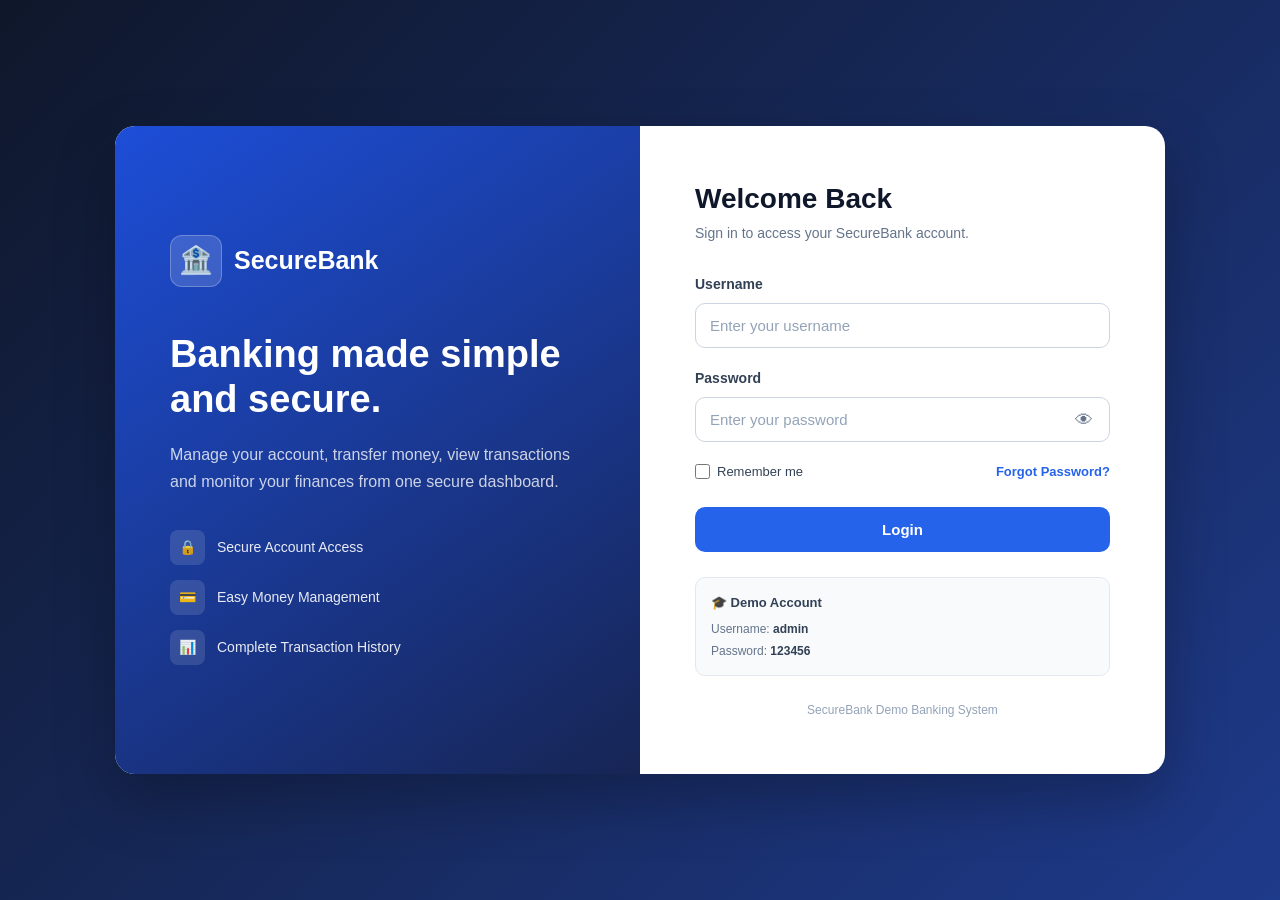
<file: Bank-Management-System/index.html>
<!DOCTYPE html>
<html lang="en">

<head>

    <meta charset="UTF-8">

    <meta name="viewport" content="width=device-width, initial-scale=1.0">

    <title>SecureBank - Login</title>

    <!-- Global CSS -->
    <link rel="stylesheet" href="css/style.css">

    <!-- Login Page CSS -->
    <style>
        /* LOGIN PAGE */


        .login-page {

            min-height: 100vh;

            display: flex;

            align-items: center;

            justify-content: center;

            padding: 25px;

            background:
                linear-gradient(135deg,
                    #0f172a,
                    #1e3a8a);

        }


        .login-wrapper {

            width: 100%;

            max-width: 1050px;

            min-height: 620px;

            display: grid;

            grid-template-columns:
                1fr 1fr;

            background: white;

            border-radius: 20px;

            overflow: hidden;

            box-shadow:
                0 25px 60px rgba(0, 0, 0, 0.25);

        }



        /* LEFT SIDE */


        .login-left {

            padding: 55px;

            background:
                linear-gradient(145deg,
                    #1d4ed8,
                    #172554);

            color: white;

            display: flex;

            flex-direction: column;

            justify-content: center;

        }


        .brand {

            display: flex;

            align-items: center;

            gap: 12px;

            margin-bottom: 45px;

        }


        .brand-logo {

            width: 52px;

            height: 52px;

            display: flex;

            align-items: center;

            justify-content: center;

            background:
                rgba(255, 255, 255, 0.15);

            border:
                1px solid rgba(255, 255, 255, 0.25);

            border-radius: 12px;

            font-size: 27px;

        }


        .brand-name {

            font-size: 25px;

            font-weight: 700;

        }


        .login-left h1 {

            color: white;

            font-size: 38px;

            line-height: 1.2;

            margin-bottom: 18px;

        }


        .login-left-description {

            max-width: 430px;

            color:
                rgba(255, 255, 255, 0.78);

            font-size: 16px;

            line-height: 1.7;

            margin-bottom: 35px;

        }


        .security-list {

            display: flex;

            flex-direction: column;

            gap: 15px;

        }


        .security-item {

            display: flex;

            align-items: center;

            gap: 12px;

            color:
                rgba(255, 255, 255, 0.9);

            font-size: 14px;

        }


        .security-icon {

            width: 35px;

            height: 35px;

            display: flex;

            align-items: center;

            justify-content: center;

            background:
                rgba(255, 255, 255, 0.12);

            border-radius: 8px;

        }



        /* RIGHT SIDE */


        .login-right {

            padding: 55px;

            display: flex;

            flex-direction: column;

            justify-content: center;

        }


        .login-heading {

            margin-bottom: 30px;

        }


        .login-heading h2 {

            font-size: 28px;

            margin-bottom: 7px;

        }


        .login-heading p {

            color: var(--text-light);

            font-size: 14px;

        }



        /* LOGIN FORM */


        .login-form .form-group {

            margin-bottom: 20px;

        }


        .password-wrapper {

            position: relative;

        }


        .password-wrapper input {

            padding-right: 50px;

        }


        .password-toggle {

            position: absolute;

            top: 50%;

            right: 12px;

            transform:
                translateY(-50%);

            background: transparent;

            color: var(--text-light);

            font-size: 18px;

            padding: 5px;

        }


        .password-toggle:hover {

            color: var(--primary);

        }



        /* REMEMBER ME */


        .login-options {

            display: flex;

            justify-content: space-between;

            align-items: center;

            margin-bottom: 25px;

            font-size: 13px;

        }


        .remember-me {

            display: flex;

            align-items: center;

            gap: 7px;

            color: var(--text);

        }


        .remember-me input {

            width: 15px;

            height: 15px;

            accent-color: var(--primary);

        }


        .forgot-password {

            color: var(--primary);

            font-weight: 600;

        }



        /* LOGIN BUTTON */


        .login-submit {

            width: 100%;

            padding: 14px;

            border: none;

            border-radius: var(--radius);

            background: var(--primary);

            color: white;

            font-size: 15px;

            font-weight: 600;

            cursor: pointer;

            transition: var(--transition);

        }


        .login-submit:hover {

            background: var(--primary-dark);

            transform:
                translateY(-1px);

        }


        .login-submit:disabled {

            opacity: 0.7;

            cursor: not-allowed;

            transform: none;

        }



        /* LOGIN MESSAGE */


        .login-message {

            display: none;

            margin-bottom: 20px;

            padding: 12px 14px;

            border-radius: var(--radius);

            font-size: 13px;

        }


        .login-message.error {

            display: block;

            background: var(--danger-bg);

            color: #b91c1c;

        }


        .login-message.success {

            display: block;

            background: var(--success-bg);

            color: #15803d;

        }



        /* DEMO ACCOUNT */


        .demo-account {

            margin-top: 25px;

            padding: 15px;

            background: #f8fafc;

            border: 1px solid var(--border);

            border-radius: var(--radius);

        }


        .demo-account-title {

            color: var(--text);

            font-size: 13px;

            font-weight: 700;

            margin-bottom: 8px;

        }


        .demo-account p {

            color: var(--text-light);

            font-size: 12px;

            margin-top: 4px;

        }


        .demo-account strong {

            color: var(--text);

        }



        /* FOOTER */


        .login-footer {

            margin-top: 25px;

            text-align: center;

            color: var(--text-muted);

            font-size: 12px;

        }



        /* RESPONSIVE */


        @media (max-width: 800px) {

            .login-wrapper {

                grid-template-columns: 1fr;

                max-width: 500px;

            }


            .login-left {

                padding: 35px;

            }


            .login-left h1 {

                font-size: 30px;

            }


            .security-list {

                display: none;

            }


            .brand {

                margin-bottom: 25px;

            }


            .login-right {

                padding: 35px;

            }

        }


        @media (max-width: 480px) {

            .login-page {

                padding: 15px;

            }


            .login-left {

                padding: 30px 25px;

            }


            .login-right {

                padding: 30px 25px;

            }


            .login-left h1 {

                font-size: 27px;

            }


            .login-heading h2 {

                font-size: 24px;

            }


            .login-options {

                align-items: flex-start;

                gap: 10px;

            }

        }
    </style>

</head>


<body>



    <!-- LOGIN PAGE -->


    <main class="login-page">


        <div class="login-wrapper">



            <!-- LEFT PANEL -->


            <section class="login-left">


                <div class="brand">

                    <div class="brand-logo">
                        🏦
                    </div>

                    <div class="brand-name">
                        SecureBank
                    </div>

                </div>


                <h1>
                    Banking made simple
                    and secure.
                </h1>


                <p class="login-left-description">

                    Manage your account,
                    transfer money, view
                    transactions and monitor
                    your finances from one
                    secure dashboard.

                </p>


                <div class="security-list">


                    <div class="security-item">

                        <div class="security-icon">
                            🔒
                        </div>

                        Secure Account Access

                    </div>


                    <div class="security-item">

                        <div class="security-icon">
                            💳
                        </div>

                        Easy Money Management

                    </div>


                    <div class="security-item">

                        <div class="security-icon">
                            📊
                        </div>

                        Complete Transaction History

                    </div>


                </div>


            </section>




            <!-- RIGHT PANEL -->


            <section class="login-right">


                <div class="login-heading">

                    <h2>
                        Welcome Back
                    </h2>

                    <p>
                        Sign in to access your
                        SecureBank account.
                    </p>

                </div>


                <!-- LOGIN MESSAGE -->

                <div id="loginMessage" class="login-message">
                </div>


                <!-- LOGIN FORM -->

                <form id="loginForm" class="login-form">


                    <!-- USERNAME -->

                    <div class="form-group">

                        <label for="username">
                            Username
                        </label>

                        <input type="text" id="username" placeholder="Enter your username" autocomplete="username"
                            required>

                    </div>


                    <!-- PASSWORD -->

                    <div class="form-group">

                        <label for="password">
                            Password
                        </label>


                        <div class="password-wrapper">

                            <input type="password" id="password" placeholder="Enter your password"
                                autocomplete="current-password" required>


                            <button type="button" id="togglePassword" class="password-toggle"
                                aria-label="Show password">

                                👁

                            </button>

                        </div>

                    </div>


                    <!-- OPTIONS -->

                    <div class="login-options">


                        <label class="remember-me">

                            <input type="checkbox" id="rememberMe">

                            <span>
                                Remember me
                            </span>

                        </label>


                        <a href="#" class="forgot-password" id="forgotPassword">

                            Forgot Password?

                        </a>


                    </div>


                    <!-- LOGIN BUTTON -->

                    <button type="submit" id="loginButton" class="login-submit">

                        Login

                    </button>


                </form>


                <!-- DEMO ACCOUNT -->

                <div class="demo-account">

                    <div class="demo-account-title">

                        🎓 Demo Account

                    </div>


                    <p>
                        Username:
                        <strong>admin</strong>
                    </p>


                    <p>
                        Password:
                        <strong>123456</strong>
                    </p>

                </div>


                <div class="login-footer">

                    SecureBank Demo Banking System

                </div>


            </section>


        </div>


    </main>



    <!-- JAVASCRIPT -->


    <script src="js/common.js"></script>

    <script src="js/login.js"></script>


</body>

</html>
</file>
<file: Bank-Management-System/css/style.css>
/* =====================================================
   1. RESET
===================================================== */

* {
    margin: 0;
    padding: 0;
    box-sizing: border-box;
}


/* =====================================================
   2. ROOT VARIABLES
===================================================== */

:root {

    /* Main Colors */
    --primary: #2563eb;
    --primary-dark: #1d4ed8;
    --primary-light: #dbeafe;

    /* Background */
    --body-bg: #f1f5f9;
    --card-bg: #ffffff;

    /* Text */
    --text-dark: #0f172a;
    --text: #334155;
    --text-light: #64748b;
    --text-muted: #94a3b8;

    /* Borders */
    --border: #e2e8f0;
    --input-border: #cbd5e1;

    /* Status */
    --success: #16a34a;
    --success-bg: #dcfce7;

    --danger: #dc2626;
    --danger-bg: #fee2e2;

    --warning: #d97706;
    --warning-bg: #fef3c7;

    --info: #0284c7;
    --info-bg: #e0f2fe;

    /* Sidebar */
    --sidebar-bg: #0f172a;
    --sidebar-text: #cbd5e1;

    /* Radius */
    --radius-sm: 6px;
    --radius: 10px;
    --radius-lg: 16px;

    /* Shadow */
    --shadow-sm:
        0 2px 8px rgba(15, 23, 42, 0.05);

    --shadow:
        0 5px 20px rgba(15, 23, 42, 0.07);

    --shadow-lg:
        0 15px 40px rgba(15, 23, 42, 0.12);

    /* Transition */
    --transition: 0.3s ease;
}


/* =====================================================
   3. BODY
===================================================== */

body {

    font-family:
        Arial,
        Helvetica,
        sans-serif;

    background: var(--body-bg);

    color: var(--text-dark);

    min-height: 100vh;

    line-height: 1.5;
}


/* =====================================================
   4. LINKS
===================================================== */

a {
    color: inherit;

    text-decoration: none;
}


/* =====================================================
   5. BUTTON RESET
===================================================== */

button,
input,
select,
textarea {

    font-family: inherit;
}


button {

    border: none;

    cursor: pointer;
}


/* =====================================================
   6. IMAGES
===================================================== */

img {

    max-width: 100%;

    display: block;
}


/* =====================================================
   7. COMMON CONTAINER
===================================================== */

.container {

    width: 100%;

    max-width: 1400px;

    margin: 0 auto;

    padding: 0 25px;
}


/* =====================================================
   8. COMMON CARD
===================================================== */

.card {

    background: var(--card-bg);

    border-radius: var(--radius-lg);

    box-shadow: var(--shadow);

    padding: 25px;
}


/* =====================================================
   9. CARD HOVER
===================================================== */

.card-hover {

    transition:
        transform var(--transition),
        box-shadow var(--transition);
}


.card-hover:hover {

    transform: translateY(-3px);

    box-shadow: var(--shadow-lg);
}


/* =====================================================
   10. HEADINGS
===================================================== */

h1,
h2,
h3,
h4,
h5,
h6 {

    color: var(--text-dark);

    line-height: 1.25;
}


.page-title {

    font-size: 30px;

    font-weight: 700;
}


.section-title {

    font-size: 21px;

    font-weight: 700;

    margin-bottom: 18px;
}


/* =====================================================
   11. PAGE DESCRIPTION
===================================================== */

.page-description {

    color: var(--text-light);

    margin-top: 5px;

    font-size: 15px;
}


/* =====================================================
   12. PRIMARY BUTTON
===================================================== */

.btn-primary {

    display: inline-flex;

    align-items: center;

    justify-content: center;

    gap: 8px;

    padding: 12px 20px;

    background: var(--primary);

    color: white;

    border-radius: var(--radius);

    font-size: 15px;

    font-weight: 600;

    transition: var(--transition);
}


.btn-primary:hover {

    background: var(--primary-dark);

    transform: translateY(-1px);
}


/* =====================================================
   13. SECONDARY BUTTON
===================================================== */

.btn-secondary {

    display: inline-flex;

    align-items: center;

    justify-content: center;

    gap: 8px;

    padding: 12px 20px;

    background: #f8fafc;

    color: var(--text);

    border: 1px solid var(--border);

    border-radius: var(--radius);

    font-size: 15px;

    font-weight: 600;

    transition: var(--transition);
}


.btn-secondary:hover {

    background: #e2e8f0;
}


/* =====================================================
   14. DANGER BUTTON
===================================================== */

.btn-danger {

    display: inline-flex;

    align-items: center;

    justify-content: center;

    gap: 8px;

    padding: 12px 20px;

    background: var(--danger);

    color: white;

    border-radius: var(--radius);

    font-size: 15px;

    font-weight: 600;

    transition: var(--transition);
}


.btn-danger:hover {

    background: #b91c1c;
}


/* =====================================================
   15. SUCCESS BUTTON
===================================================== */

.btn-success {

    display: inline-flex;

    align-items: center;

    justify-content: center;

    gap: 8px;

    padding: 12px 20px;

    background: var(--success);

    color: white;

    border-radius: var(--radius);

    font-size: 15px;

    font-weight: 600;

    transition: var(--transition);
}


.btn-success:hover {

    background: #15803d;
}


/* =====================================================
   16. FORM GROUP
===================================================== */

.form-group {

    margin-bottom: 20px;
}


.form-group label {

    display: block;

    margin-bottom: 8px;

    color: var(--text);

    font-size: 14px;

    font-weight: 600;
}


/* =====================================================
   17. INPUT / SELECT / TEXTAREA
===================================================== */

.form-group input,
.form-group select,
.form-group textarea {

    width: 100%;

    padding: 13px 14px;

    background: white;

    border: 1px solid var(--input-border);

    border-radius: var(--radius);

    color: var(--text-dark);

    font-size: 15px;

    outline: none;

    transition: var(--transition);
}


.form-group textarea {

    min-height: 120px;

    resize: vertical;
}


.form-group input:focus,
.form-group select:focus,
.form-group textarea:focus {

    border-color: var(--primary);

    box-shadow:
        0 0 0 3px rgba(37, 99, 235, 0.12);
}


.form-group input::placeholder,
.form-group textarea::placeholder {

    color: var(--text-muted);
}


/* =====================================================
   18. INPUT ERROR
===================================================== */

.input-error {

    border-color: var(--danger) !important;

    box-shadow:
        0 0 0 3px rgba(220, 38, 38, 0.10) !important;
}


/* =====================================================
   19. FORM ERROR MESSAGE
===================================================== */

.error-message {

    margin-top: 6px;

    color: var(--danger);

    font-size: 13px;
}


/* =====================================================
   20. FORM SUCCESS MESSAGE
===================================================== */

.success-message {

    padding: 12px 15px;

    background: var(--success-bg);

    color: #15803d;

    border-radius: var(--radius);

    font-size: 14px;
}


/* =====================================================
   21. ALERTS
===================================================== */

.alert {

    padding: 13px 16px;

    border-radius: var(--radius);

    margin-bottom: 20px;

    font-size: 14px;
}


.alert-success {

    background: var(--success-bg);

    color: #15803d;
}


.alert-danger {

    background: var(--danger-bg);

    color: #b91c1c;
}


.alert-warning {

    background: var(--warning-bg);

    color: #92400e;
}


.alert-info {

    background: var(--info-bg);

    color: #0369a1;
}


/* =====================================================
   22. BADGES
===================================================== */

.badge {

    display: inline-flex;

    align-items: center;

    padding: 5px 10px;

    border-radius: 20px;

    font-size: 12px;

    font-weight: 600;
}


.badge-success {

    background: var(--success-bg);

    color: #15803d;
}


.badge-danger {

    background: var(--danger-bg);

    color: #b91c1c;
}


.badge-warning {

    background: var(--warning-bg);

    color: #92400e;
}


.badge-info {

    background: var(--info-bg);

    color: #0369a1;
}


/* =====================================================
   23. AMOUNT TEXT
===================================================== */

.amount-credit {

    color: var(--success);

    font-weight: 700;
}


.amount-debit {

    color: var(--danger);

    font-weight: 700;
}


/* =====================================================
   24. FLEX UTILITIES
===================================================== */

.flex {

    display: flex;
}


.flex-center {

    display: flex;

    align-items: center;

    justify-content: center;
}


.flex-between {

    display: flex;

    align-items: center;

    justify-content: space-between;
}


.flex-column {

    display: flex;

    flex-direction: column;
}


/* =====================================================
   25. GAP UTILITIES
===================================================== */

.gap-5 {

    gap: 5px;
}


.gap-10 {

    gap: 10px;
}


.gap-15 {

    gap: 15px;
}


.gap-20 {

    gap: 20px;
}


.gap-25 {

    gap: 25px;
}


/* =====================================================
   26. TEXT UTILITIES
===================================================== */

.text-center {

    text-align: center;
}


.text-muted {

    color: var(--text-light);
}


.text-success {

    color: var(--success);
}


.text-danger {

    color: var(--danger);
}


.text-warning {

    color: var(--warning);
}


/* =====================================================
   27. SPACING
===================================================== */

.mt-10 {

    margin-top: 10px;
}


.mt-20 {

    margin-top: 20px;
}


.mt-30 {

    margin-top: 30px;
}


.mb-10 {

    margin-bottom: 10px;
}


.mb-20 {

    margin-bottom: 20px;
}


.mb-30 {

    margin-bottom: 30px;
}


/* =====================================================
   28. TABLE
===================================================== */

.table-wrapper {

    width: 100%;

    overflow-x: auto;

    background: white;

    border-radius: var(--radius-lg);
}


.table {

    width: 100%;

    min-width: 700px;

    border-collapse: collapse;
}


.table th {

    padding: 14px;

    background: #f8fafc;

    color: var(--text-light);

    text-align: left;

    font-size: 13px;

    font-weight: 600;
}


.table td {

    padding: 15px 14px;

    border-bottom: 1px solid var(--border);

    color: var(--text);

    font-size: 14px;
}


.table tr:last-child td {

    border-bottom: none;
}


.table tbody tr:hover {

    background: #f8fafc;
}


/* =====================================================
   29. MODAL
===================================================== */

.modal {

    display: none;

    position: fixed;

    inset: 0;

    z-index: 1000;

    padding: 20px;

    background:
        rgba(15, 23, 42, 0.65);

    align-items: center;

    justify-content: center;
}


.modal.show {

    display: flex;
}


.modal-content {

    width: 100%;

    max-width: 500px;

    max-height: 90vh;

    overflow-y: auto;

    padding: 30px;

    background: white;

    border-radius: var(--radius-lg);

    box-shadow: var(--shadow-lg);

    position: relative;
}


.modal-close {

    position: absolute;

    top: 15px;

    right: 15px;

    width: 34px;

    height: 34px;

    display: flex;

    align-items: center;

    justify-content: center;

    background: #f1f5f9;

    color: var(--text);

    border-radius: 50%;

    font-size: 20px;
}


.modal-close:hover {

    background: #e2e8f0;
}


/* =====================================================
   30. DIVIDER
===================================================== */

.divider {

    width: 100%;

    height: 1px;

    background: var(--border);

    margin: 20px 0;
}


/* =====================================================
   31. EMPTY STATE
===================================================== */

.empty-state {

    padding: 50px 20px;

    text-align: center;

    color: var(--text-light);
}


.empty-state-icon {

    font-size: 45px;

    margin-bottom: 15px;
}


.empty-state h3 {

    margin-bottom: 7px;

    color: var(--text);
}


/* =====================================================
   32. LOADING
===================================================== */

.loading {

    display: flex;

    align-items: center;

    justify-content: center;

    padding: 40px;

    color: var(--text-light);
}


/* =====================================================
   33. HIDDEN
===================================================== */

.hidden {

    display: none !important;
}


/* =====================================================
   34. MOBILE BASE
===================================================== */

@media (max-width: 768px) {

    .container {

        padding: 0 15px;
    }


    .page-title {

        font-size: 25px;
    }


    .card {

        padding: 20px;
    }


    .modal-content {

        padding: 25px 20px;
    }

}

/* 11th step  */


@media (max-width: 768px) {

    .login-container,
    .login-wrapper {
        width: 100%;
        min-height: 100vh;
    }


    .login-left,
    .login-brand-section {
        display: none;
    }


    .login-right,
    .login-form-section {
        width: 100%;
        padding: 25px 18px;
    }


    .login-card {
        width: 100%;
        max-width: 430px;
        margin: 0 auto;
    }


    .login-title {
        font-size: 26px;
    }

}


@media (max-width: 400px) {

    .login-right,
    .login-form-section {
        padding: 20px 14px;
    }


    .login-title {
        font-size: 23px;
    }

}
</file>
<file: Bank-Management-System/css/dashboard.css>
/* DASHBOARD LAYOUT */


   .dashboard-layout {
       display: flex;
       min-height: 100vh;
       background: var(--body-bg);
   }



   /* SIDEBAR */


   .sidebar {
       width: 260px;
       min-height: 100vh;
       background: var(--sidebar-bg);
       color: #ffffff;
       position: fixed;
       left: 0;
       top: 0;
       bottom: 0;
       display: flex;
       flex-direction: column;
       z-index: 1000;
   }

   .sidebar-logo {
       padding: 28px 24px;
       border-bottom: 1px solid rgba(255, 255, 255, 0.1);
   }

   .sidebar-logo h2 {
       margin: 0;
       color: #ffffff;
       font-size: 24px;
   }

   .sidebar-logo p {
       margin: 5px 0 0;
       font-size: 12px;
       color: #b8c7dc;
   }



   /* NAVIGATION */


   .sidebar-nav {
       padding: 20px 14px;
       flex: 1;
   }

   .nav-title {
       color: #8495ad;
       font-size: 11px;
       font-weight: 700;
       text-transform: uppercase;
       letter-spacing: 1px;
       padding: 0 12px;
       margin: 0 0 10px;
   }

   .nav-item {
       display: flex;
       align-items: center;
       gap: 13px;
       padding: 12px 14px;
       margin-bottom: 5px;
       border-radius: 8px;
       color: #c7d2e2;
       text-decoration: none;
       transition: all 0.2s ease;
       font-size: 14px;
   }

   .nav-item:hover {
       background: rgba(255, 255, 255, 0.08);
       color: #ffffff;
   }

   .nav-item.active {
       background: var(--primary);
       color: #ffffff;
   }

   .nav-icon {
       width: 22px;
       text-align: center;
       font-size: 17px;
   }



   /* SIDEBAR FOOTER */


   .sidebar-footer {
       padding: 15px 14px;
       border-top: 1px solid rgba(255, 255, 255, 0.1);
   }

   .logout-btn {
       width: 100%;
       border: none;
       cursor: pointer;
   }



   /* MAIN CONTENT */


   .dashboard-main {
       margin-left: 260px;
       width: calc(100% - 260px);
       min-height: 100vh;
   }



   /* TOPBAR */


   .dashboard-topbar {
       height: 75px;
       background: var(--card-bg);
       border-bottom: 1px solid var(--border-color);
       display: flex;
       align-items: center;
       justify-content: space-between;
       padding: 0 30px;
       position: sticky;
       top: 0;
       z-index: 900;
   }

   .menu-btn {
       display: none;
       border: none;
       background: transparent;
       font-size: 24px;
       cursor: pointer;
   }

   .topbar-title {
       font-size: 20px;
       font-weight: 700;
       margin: 0;
   }

   .topbar-right {
       display: flex;
       align-items: center;
       gap: 18px;
   }

   .notification-btn {
       position: relative;
       width: 40px;
       height: 40px;
       border: 1px solid var(--border-color);
       background: var(--card-bg);
       border-radius: 50%;
       cursor: pointer;
       font-size: 17px;
   }

   .notification-count {
       position: absolute;
       top: -3px;
       right: -3px;
       background: var(--danger);
       color: #ffffff;
       width: 17px;
       height: 17px;
       border-radius: 50%;
       font-size: 10px;
       display: flex;
       align-items: center;
       justify-content: center;
   }

   .user-info {
       display: flex;
       align-items: center;
       gap: 10px;
   }

   .user-avatar {
       width: 40px;
       height: 40px;
       border-radius: 50%;
       background: var(--primary);
       color: #ffffff;
       display: flex;
       align-items: center;
       justify-content: center;
       font-weight: 700;
   }

   .user-details strong {
       display: block;
       font-size: 13px;
   }

   .user-details span {
       font-size: 11px;
       color: var(--text-muted);
   }



   /* DASHBOARD CONTENT */


   .dashboard-content {
       padding: 30px;
   }



   /* WELCOME */


   .welcome-section {
       margin-bottom: 25px;
   }

   .welcome-section h1 {
       margin: 0 0 5px;
       font-size: 28px;
   }

   .welcome-section p {
       margin: 0;
       color: var(--text-muted);
   }



   /* BALANCE CARDS */


   .balance-grid {
       display: grid;
       grid-template-columns: 2fr 1fr 1fr;
       gap: 20px;
       margin-bottom: 25px;
   }

   .balance-card {
       padding: 25px;
       border-radius: var(--radius);
       background: var(--card-bg);
       border: 1px solid var(--border-color);
       box-shadow: var(--shadow-sm);
   }

   .balance-card.main-balance {
       background: var(--primary);
       color: #ffffff;
   }

   .balance-label {
       font-size: 13px;
       margin-bottom: 10px;
       color: var(--text-muted);
   }

   .main-balance .balance-label {
       color: rgba(255, 255, 255, 0.8);
   }

   .balance-amount {
       font-size: 30px;
       font-weight: 800;
       margin-bottom: 8px;
   }

   .balance-account {
       font-size: 12px;
       opacity: 0.8;
   }

   .stat-icon {
       font-size: 25px;
       margin-bottom: 12px;
   }

   .stat-value {
       font-size: 22px;
       font-weight: 700;
   }



   /* QUICK ACTIONS */


   .quick-actions {
       display: grid;
       grid-template-columns: repeat(4, 1fr);
       gap: 15px;
       margin-bottom: 25px;
   }

   .quick-action {
       background: var(--card-bg);
       border: 1px solid var(--border-color);
       border-radius: var(--radius);
       padding: 18px;
       text-decoration: none;
       color: var(--text-color);
       display: flex;
       align-items: center;
       gap: 13px;
       transition: all 0.2s ease;
   }

   .quick-action:hover {
       transform: translateY(-2px);
       box-shadow: var(--shadow-md);
       border-color: var(--primary);
   }

   .quick-action-icon {
       width: 45px;
       height: 45px;
       border-radius: 10px;
       background: var(--primary-light);
       color: var(--primary);
       display: flex;
       align-items: center;
       justify-content: center;
       font-size: 20px;
   }

   .quick-action strong {
       display: block;
       font-size: 14px;
   }

   .quick-action span {
       font-size: 11px;
       color: var(--text-muted);
   }



   /* DASHBOARD GRID */


   .dashboard-grid {
       display: grid;
       grid-template-columns: 2fr 1fr;
       gap: 20px;
   }



   /* TRANSACTIONS */


   .transaction-card {
       background: var(--card-bg);
       border: 1px solid var(--border-color);
       border-radius: var(--radius);
       box-shadow: var(--shadow-sm);
   }

   .card-header {
       padding: 20px;
       border-bottom: 1px solid var(--border-color);
       display: flex;
       align-items: center;
       justify-content: space-between;
   }

   .card-header h3 {
       margin: 0;
       font-size: 16px;
   }

   .view-all {
       color: var(--primary);
       text-decoration: none;
       font-size: 13px;
       font-weight: 600;
   }

   .transaction-list {
       padding: 5px 20px;
   }

   .transaction-item {
       display: flex;
       align-items: center;
       justify-content: space-between;
       padding: 16px 0;
       border-bottom: 1px solid var(--border-color);
   }

   .transaction-item:last-child {
       border-bottom: none;
   }

   .transaction-left {
       display: flex;
       align-items: center;
       gap: 12px;
   }

   .transaction-icon {
       width: 40px;
       height: 40px;
       border-radius: 50%;
       background: var(--primary-light);
       color: var(--primary);
       display: flex;
       align-items: center;
       justify-content: center;
   }

   .transaction-info strong {
       display: block;
       font-size: 13px;
   }

   .transaction-info span {
       display: block;
       font-size: 11px;
       color: var(--text-muted);
       margin-top: 3px;
   }

   .transaction-amount {
       text-align: right;
   }

   .transaction-amount strong {
       display: block;
       font-size: 13px;
   }

   .transaction-amount span {
       font-size: 10px;
   }



   /* ACCOUNT SUMMARY */


   .account-summary {
       background: var(--card-bg);
       border: 1px solid var(--border-color);
       border-radius: var(--radius);
       box-shadow: var(--shadow-sm);
   }

   .account-details {
       padding: 20px;
   }

   .account-row {
       display: flex;
       justify-content: space-between;
       padding: 13px 0;
       border-bottom: 1px solid var(--border-color);
   }

   .account-row:last-child {
       border-bottom: none;
   }

   .account-row span:first-child {
       color: var(--text-muted);
       font-size: 12px;
   }

   .account-row span:last-child {
       font-size: 12px;
       font-weight: 600;
       text-align: right;
   }



   /* EMPTY TRANSACTIONS */


   .no-transactions {
       padding: 40px 20px;
       text-align: center;
       color: var(--text-muted);
   }

   .no-transactions-icon {
       font-size: 35px;
       margin-bottom: 10px;
   }



   /* RESPONSIVE */


   @media (max-width: 1100px) {

       .balance-grid {
           grid-template-columns: 1fr 1fr;
       }

       .main-balance {
           grid-column: 1 / -1;
       }

       .quick-actions {
           grid-template-columns: repeat(2, 1fr);
       }

       .dashboard-grid {
           grid-template-columns: 1fr;
       }
   }


   @media (max-width: 768px) {

       .sidebar {
           transform: translateX(-100%);
           transition: transform 0.3s ease;
       }

       .sidebar.open {
           transform: translateX(0);
       }

       .dashboard-main {
           margin-left: 0;
           width: 100%;
       }

       .menu-btn {
           display: block;
       }

       .dashboard-topbar {
           padding: 0 15px;
       }

       .user-details {
           display: none;
       }

       .dashboard-content {
           padding: 20px 15px;
       }

       .balance-grid {
           grid-template-columns: 1fr;
       }

       .main-balance {
           grid-column: auto;
       }

       .quick-actions {
           grid-template-columns: 1fr 1fr;
       }
   }


   @media (max-width: 480px) {

       .quick-actions {
           grid-template-columns: 1fr;
       }

       .balance-amount {
           font-size: 26px;
       }

       .welcome-section h1 {
           font-size: 23px;
       }

       .transaction-item {
           gap: 10px;
       }

       .transaction-info strong {
           font-size: 12px;
       }

       .transaction-amount strong {
           font-size: 12px;
       }
   }

   /* 2nd step */



   /* FINAL DESKTOP LAYOUT FIX */


   * {
       box-sizing: border-box;
   }

   .dashboard-layout {
       width: 100%;
       min-height: 100vh;
   }


   /* Sidebar */

   .sidebar {
       position: fixed;
       left: 0;
       top: 0;

       width: 304px;
       height: 100vh;

       z-index: 1000;

       box-sizing: border-box;
   }


   /* Main content */

   .main-content {
       margin-left: 304px;

       width: calc(100% - 304px);

       min-width: 0;

       box-sizing: border-box;
   }


   /* Prevent content from going underneath sidebar */

   .page-content {
       width: 100%;
       max-width: 100%;

       box-sizing: border-box;
   }


   /* Cards and grids must stay inside content */

   .dashboard-grid,
   .dashboard-main-grid,
   .dashboard-bottom-grid,
   .settings-grid {
       width: 100%;
       max-width: 100%;
       box-sizing: border-box;
   }


   /* Tables */

   .table-wrapper {
       width: 100%;
       max-width: 100%;

       overflow-x: auto;
   }



   /* TABLET / MOBILE */


   @media (max-width: 992px) {

       .sidebar {
           left: -304px;
           width: 304px;
       }

       .sidebar.active {
           left: 0;
       }

       .main-content {
           margin-left: 0;
           width: 100%;
       }

   }


   /* 3rd step  */


   /* Main application layout */
   .dashboard-layout {
       display: grid;
       grid-template-columns: 355px minmax(0, 1fr);

       width: 100%;
       min-height: 100vh;

       margin: 0;
       padding: 0;
   }


   /* Sidebar */
   .dashboard-layout .sidebar {
       position: fixed;

       top: 0;
       left: 0;

       width: 355px;
       height: 100vh;

       margin: 0;
       padding: 0;

       z-index: 1000;

       overflow-y: auto;
       box-sizing: border-box;
   }


   /* Main content */
   .dashboard-layout .main-content {
       grid-column: 2;

       width: 100%;
       min-width: 0;

       margin: 0;
       padding: 0;

       box-sizing: border-box;

       overflow-x: hidden;
   }


   /* Page content */
   .dashboard-layout .page-content {
       width: 100%;
       max-width: none;

       margin: 0;
       box-sizing: border-box;

       overflow-x: hidden;
   }



   /* IMPORTANT: DASHBOARD CONTENT */


   .dashboard-layout .dashboard-grid,
   .dashboard-layout .dashboard-main-grid,
   .dashboard-layout .dashboard-bottom-grid,
   .dashboard-layout .quick-actions {
       width: 100%;
       max-width: 100%;

       min-width: 0;

       margin-left: 0;
       margin-right: 0;

       box-sizing: border-box;
   }


   /* All dashboard cards */
   .dashboard-layout .card,
   .dashboard-layout .stat-card,
   .dashboard-layout .quick-action {
       min-width: 0;
       max-width: 100%;

       box-sizing: border-box;
   }


   /* Text should never be pushed outside */
   .dashboard-layout .page-header,
   .dashboard-layout .page-title,
   .dashboard-layout .page-description {
       margin-left: 0;
   }


   /* Tables */
   .dashboard-layout .table-wrapper {
       width: 100%;
       max-width: 100%;

       overflow-x: auto;

       box-sizing: border-box;
   }



   /* MOBILE */


   @media (max-width: 992px) {

       .dashboard-layout {
           display: block;
           width: 100%;
       }


       .dashboard-layout .sidebar {
           left: -355px;

           width: 355px;

           transition: left 0.3s ease;
       }


       .dashboard-layout .sidebar.active {
           left: 0;
       }


       .dashboard-layout .main-content {
           width: 100%;
           margin: 0;
       }

   }


   /* Small mobile */
   @media (max-width: 576px) {

       .dashboard-layout .sidebar {
           width: 300px;
           left: -300px;
       }


       .dashboard-layout .sidebar.active {
           left: 0;
       }

   }


   /* 2nd step  */



   /* FINAL DASHBOARD LAYOUT FIX */


   html,
   body {
       width: 100%;
       min-height: 100%;
       overflow-x: hidden;
   }

   /* Main dashboard shell */
   .dashboard-layout {
       display: flex !important;
       width: 100% !important;
       min-height: 100vh !important;
   }

   /* LEFT SIDEBAR */
   .dashboard-sidebar,
   .sidebar {
       width: 260px !important;
       min-width: 260px !important;
       max-width: 260px !important;

       flex: 0 0 260px !important;

       position: fixed !important;
       left: 0 !important;
       top: 0 !important;
       bottom: 0 !important;

       height: 100vh !important;
       overflow-y: auto !important;
       overflow-x: hidden !important;

       z-index: 1000 !important;
   }

   /* MAIN AREA */
   .dashboard-main,
   .main-content {
       width: calc(100% - 260px) !important;
       min-width: 0 !important;

       margin-left: 260px !important;

       padding: 0 !important;

       min-height: 100vh !important;
   }

   /* TOP BAR */
   .dashboard-topbar,
   .topbar {
       width: 100% !important;
       min-height: 90px !important;

       margin: 0 !important;
       padding: 0 32px !important;

       box-sizing: border-box !important;
   }

   /* DASHBOARD CONTENT */
   .dashboard-content,
   .dashboard-container,
   .main-container {
       width: 100% !important;
       max-width: none !important;

       margin: 0 !important;

       padding: 38px 40px 50px !important;

       box-sizing: border-box !important;
   }

   /* PAGE HEADER */
   .dashboard-header {
       width: 100% !important;
       margin: 0 0 28px !important;
   }

   /* BALANCE SECTION */
   .dashboard-stats,
   .balance-section,
   .stats-grid {
       width: 100% !important;
       margin: 0 0 28px !important;
   }

   /* QUICK ACTIONS */
   .quick-actions,
   .quick-action-grid {
       width: 100% !important;

       display: grid !important;
       grid-template-columns: repeat(4, minmax(0, 1fr)) !important;

       gap: 16px !important;

       margin: 0 0 28px !important;
   }

   /* BOTTOM DASHBOARD */
   .dashboard-bottom,
   .dashboard-grid,
   .dashboard-lower {
       width: 100% !important;

       display: grid !important;
       grid-template-columns: minmax(0, 2fr) minmax(300px, 1fr) !important;

       gap: 24px !important;
   }

   /* CARDS */
   .dashboard-card,
   .stat-card,
   .quick-action-card,
   .recent-transactions,
   .account-summary {
       min-width: 0 !important;
       box-sizing: border-box !important;
   }

   /* PREVENT CONTENT FROM PUSHING PAGE */
   .dashboard-main *,
   .dashboard-content * {
       max-width: 100%;
       box-sizing: border-box;
   }



   /* TABLET */


   @media (max-width: 1100px) {

       .dashboard-sidebar,
       .sidebar {
           width: 240px !important;
           min-width: 240px !important;
           max-width: 240px !important;

           flex-basis: 240px !important;
       }

       .dashboard-main,
       .main-content {
           width: calc(100% - 240px) !important;
           margin-left: 240px !important;
       }

       .dashboard-content,
       .dashboard-container,
       .main-container {
           padding: 30px 24px 40px !important;
       }

       .quick-actions,
       .quick-action-grid {
           grid-template-columns: repeat(2, minmax(0, 1fr)) !important;
       }

       .dashboard-bottom,
       .dashboard-grid,
       .dashboard-lower {
           grid-template-columns: 1fr !important;
       }
   }



   /* MOBILE */


   @media (max-width: 768px) {

       .dashboard-sidebar,
       .sidebar {
           width: 260px !important;
           min-width: 260px !important;
           max-width: 260px !important;

           transform: translateX(-100%) !important;

           transition: transform 0.3s ease !important;
       }

       .dashboard-sidebar.active,
       .sidebar.active,
       .dashboard-sidebar.open,
       .sidebar.open {
           transform: translateX(0) !important;
       }

       .dashboard-main,
       .main-content {
           width: 100% !important;
           margin-left: 0 !important;
       }

       .dashboard-topbar,
       .topbar {
           min-height: 70px !important;
           padding: 0 16px !important;
       }

       .dashboard-content,
       .dashboard-container,
       .main-container {
           padding: 24px 16px 35px !important;
       }

       .quick-actions,
       .quick-action-grid {
           grid-template-columns: 1fr !important;
       }

       .dashboard-bottom,
       .dashboard-grid,
       .dashboard-lower {
           grid-template-columns: 1fr !important;
       }
   }
</file>
<file: Bank-Management-System/css/pages.css>
/* PAGE HEADER */


   .page-header {
       display: flex;
       align-items: center;
       justify-content: space-between;
       gap: 20px;
       margin-bottom: 25px;
   }

   .page-header .page-title {
       margin-bottom: 5px;
   }



   /* SUMMARY GRID */


   .summary-grid {
       display: grid;
       grid-template-columns: repeat(2, 1fr);
       gap: 20px;
       margin-bottom: 25px;
   }


   .summary-card {
       background: var(--card-bg);
       border: 1px solid var(--border-color);
       border-radius: var(--radius);
       padding: 20px;
       display: flex;
       align-items: center;
       gap: 15px;
       box-shadow: var(--shadow-sm);
   }


   .summary-icon {
       width: 50px;
       height: 50px;
       border-radius: 12px;
       background: var(--primary-light);
       color: var(--primary);
       display: flex;
       align-items: center;
       justify-content: center;
       font-size: 22px;
   }


   .summary-card span {
       display: block;
       color: var(--text-muted);
       font-size: 12px;
       margin-bottom: 5px;
   }


   .summary-card strong {
       display: block;
       font-size: 21px;
   }



   /* PAGE GRID */


   .page-grid {
       display: grid;
       grid-template-columns: 2fr 1fr;
       gap: 25px;
       align-items: start;
   }



   /* FORM CARD */


   .form-card {
       background: var(--card-bg);
       border: 1px solid var(--border-color);
       border-radius: var(--radius);
       box-shadow: var(--shadow-sm);
       overflow: hidden;
   }


   .form-card .card-header {
       padding: 22px 25px;
   }


   .form-card form {
       padding: 25px;
   }


   .form-subtitle {
       margin: 5px 0 0;
       color: var(--text-muted);
       font-size: 12px;
   }



   /* AMOUNT INPUT */


   .amount-input-wrapper {
       position: relative;
       display: flex;
       align-items: center;
   }


   .amount-input-wrapper>span {
       position: absolute;
       left: 15px;
       font-weight: 700;
       color: var(--text-muted);
       z-index: 2;
   }


   .amount-input-wrapper input {
       padding-left: 35px;
       font-size: 18px;
       font-weight: 600;
   }



   /* FORM HINT */


   .form-hint {
       display: block;
       margin-top: 6px;
       font-size: 11px;
       color: var(--text-muted);
   }



   /* QUICK AMOUNTS */


   .quick-amounts {
       display: flex;
       flex-wrap: wrap;
       gap: 10px;
   }


   .quick-amount {
       border: 1px solid var(--border-color);
       background: var(--card-bg);
       color: var(--text-color);
       padding: 9px 15px;
       border-radius: 7px;
       cursor: pointer;
       font-size: 12px;
       transition: 0.2s ease;
   }


   .quick-amount:hover {
       border-color: var(--primary);
       color: var(--primary);
       background: var(--primary-light);
   }



   /* FORM MESSAGE */


   .form-message {
       display: none;
       padding: 12px 15px;
       border-radius: 7px;
       margin-bottom: 18px;
       font-size: 13px;
   }


   .form-message.success {
       display: block;
       background: #e9f8ef;
       color: #16803c;
       border: 1px solid #b9e8c9;
   }


   .form-message.error {
       display: block;
       background: #fff0f0;
       color: #c62828;
       border: 1px solid #f2bcbc;
   }



   /* FULL BUTTON */


   .btn-full {
       width: 100%;
   }



   /* INFO CARD */


   .info-card {
       background: var(--card-bg);
       border: 1px solid var(--border-color);
       border-radius: var(--radius);
       padding: 25px;
       box-shadow: var(--shadow-sm);
   }


   .info-icon {
       width: 55px;
       height: 55px;
       border-radius: 14px;
       background: var(--primary-light);
       display: flex;
       align-items: center;
       justify-content: center;
       font-size: 25px;
       margin-bottom: 18px;
   }


   .info-card h3 {
       margin-bottom: 8px;
   }


   .info-card>p {
       color: var(--text-muted);
       font-size: 13px;
       line-height: 1.6;
   }


   .info-list {
       margin-top: 20px;
   }


   .info-item {
       display: flex;
       align-items: flex-start;
       gap: 10px;
       padding: 10px 0;
       border-bottom: 1px solid var(--border-color);
       font-size: 12px;
   }


   .info-item:last-child {
       border-bottom: none;
   }


   .info-item span {
       color: var(--success);
       font-weight: 700;
   }



   /* MOBILE */


   @media (max-width: 900px) {

       .page-grid {
           grid-template-columns: 1fr;
       }

   }


   @media (max-width: 650px) {

       .page-header {
           flex-direction: column;
           align-items: flex-start;
       }


       .summary-grid {
           grid-template-columns: 1fr;
       }


       .form-card form {
           padding: 20px;
       }


       .quick-amounts {
           display: grid;
           grid-template-columns: 1fr 1fr;
       }

   }


   @media (max-width: 400px) {

       .quick-amounts {
           grid-template-columns: 1fr;
       }

   }


   /* step 2  */


   /* TRANSACTIONS PAGE */


   .filter-card {
       background: var(--card-bg);
       border: 1px solid var(--border-color);
       border-radius: var(--radius);
       padding: 18px;
       box-shadow: var(--shadow-sm);

       display: flex;
       align-items: center;
       gap: 15px;

       margin-bottom: 20px;
   }


   .search-box {
       position: relative;
       flex: 1;
   }


   .search-icon {
       position: absolute;

       left: 14px;
       top: 50%;

       transform: translateY(-50%);

       color: var(--text-muted);
   }


   .search-box input {
       width: 100%;

       padding-left: 42px;
   }


   .transaction-table-card {
       background: var(--card-bg);

       border: 1px solid var(--border-color);

       border-radius: var(--radius);

       box-shadow: var(--shadow-sm);

       overflow: hidden;
   }


   .table-result-count {
       font-size: 12px;
       color: var(--text-muted);
   }


   .transaction-table-card .table-wrapper {
       border: none;
       border-radius: 0;
   }


   .transaction-table-card .table {
       min-width: 950px;
   }


   .transaction-table-card .table th {
       white-space: nowrap;
   }


   .transaction-table-card .table td {
       vertical-align: middle;
   }


   /* Transaction ID */

   .transaction-id {
       font-size: 11px;

       color: var(--text-muted);

       font-family: monospace;
   }


   /* Transaction description */

   .transaction-description {
       font-weight: 600;
       font-size: 13px;
   }


   .transaction-date {
       font-size: 11px;
       color: var(--text-muted);
   }


   /* Type badge */

   .transaction-type {
       display: inline-flex;

       align-items: center;

       padding: 5px 9px;

       border-radius: 20px;

       font-size: 10px;

       font-weight: 700;
   }


   .transaction-type.credit {
       background: #e9f8ef;
       color: #16803c;
   }


   .transaction-type.debit {
       background: #fff0f0;
       color: #c62828;
   }


   /* Amount */

   .transaction-table-amount {
       font-weight: 700;
       white-space: nowrap;
   }


   .transaction-table-amount.credit {
       color: var(--success);
   }


   .transaction-table-amount.debit {
       color: var(--danger);
   }


   /* Receiver */

   .receiver-name {
       font-size: 12px;
   }


   .no-receiver {
       color: var(--text-muted);
       font-size: 12px;
   }


   /* Empty state */

   .transaction-empty {
       display: none;

       text-align: center;

       padding: 60px 20px;

       color: var(--text-muted);
   }


   .transaction-empty.show {
       display: block;
   }


   .empty-icon {
       font-size: 45px;

       margin-bottom: 12px;
   }


   .transaction-empty h3 {
       margin-bottom: 5px;

       color: var(--text-color);
   }


   .transaction-empty p {
       margin: 0;

       font-size: 13px;
   }


   /* Responsive */

   @media (max-width: 650px) {

       .filter-card {
           flex-direction: column;
           align-items: stretch;
       }

       .filter-card button {
           width: 100%;
       }

   }


   /* step3 */


   /* ADVANCED TRANSACTION FILTERS */


   .filter-header {
       margin-bottom: 22px;
   }

   .advanced-filter-grid {
       display: grid;
       grid-template-columns: 2fr 1fr 1fr auto;
       gap: 18px;
       align-items: end;
   }

   .filter-group {
       display: flex;
       flex-direction: column;
       gap: 8px;
   }

   .filter-group label {
       font-size: 14px;
       font-weight: 600;
       color: var(--text-dark);
   }

   .filter-group input,
   .filter-group select {
       width: 100%;
       height: 46px;
       padding: 0 14px;
       border: 1px solid var(--border-color);
       border-radius: 8px;
       background: var(--card-bg);
       color: var(--text-dark);
       font-size: 14px;
       outline: none;
       transition: var(--transition);
   }

   .filter-group input:focus,
   .filter-group select:focus {
       border-color: var(--primary);
       box-shadow: 0 0 0 3px rgba(37, 99, 235, 0.08);
   }

   .filter-actions {
       display: flex;
       align-items: flex-end;
   }

   .filter-actions .btn-secondary {
       height: 46px;
       white-space: nowrap;
   }



   /* VIEW DETAILS BUTTON */


   .btn-view-details {
       border: none;
       background: var(--primary-light);
       color: var(--primary);
       padding: 7px 12px;
       border-radius: 6px;
       font-size: 12px;
       font-weight: 600;
       cursor: pointer;
       transition: var(--transition);
   }

   .btn-view-details:hover {
       background: var(--primary);
       color: #ffffff;
   }



   /* TRANSACTION MODAL */


   #transactionModal {
       display: none;
   }

   #transactionModal.show {
       display: flex;
   }

   .transaction-details {
       margin-top: 10px;
       border-top: 1px solid var(--border-color);
   }

   .transaction-detail-row {
       display: flex;
       justify-content: space-between;
       align-items: center;
       gap: 20px;
       padding: 15px 0;
       border-bottom: 1px solid var(--border-color);
   }

   .transaction-detail-row span {
       color: var(--text-muted);
       font-size: 14px;
   }

   .transaction-detail-row strong {
       color: var(--text-dark);
       font-size: 14px;
       text-align: right;
   }

   .transaction-modal-type.credit {
       color: var(--success);
   }

   .transaction-modal-type.debit {
       color: var(--danger);
   }

   .transaction-modal-amount {
       font-size: 18px !important;
   }

   .transaction-modal-amount.credit {
       color: var(--success) !important;
   }

   .transaction-modal-amount.debit {
       color: var(--danger) !important;
   }

   .modal-footer {
       margin-top: 22px;
       display: flex;
       justify-content: flex-end;
   }



   /* RESPONSIVE */


   @media (max-width: 1000px) {

       .advanced-filter-grid {
           grid-template-columns: 1fr 1fr;
       }

       .filter-actions {
           align-items: stretch;
       }

       .filter-actions .btn-secondary {
           width: 100%;
       }

   }


   @media (max-width: 600px) {

       .advanced-filter-grid {
           grid-template-columns: 1fr;
       }

       .transaction-detail-row {
           flex-direction: column;
           align-items: flex-start;
           gap: 5px;
       }

       .transaction-detail-row strong {
           text-align: left;
       }

       .modal {
           width: calc(100% - 30px);
           max-height: 90vh;
           overflow-y: auto;
       }

   }

   /* 4th step  */



   /* ACCOUNT PAGE */


   .account-profile-card {
       display: flex;
       justify-content: space-between;
       align-items: center;
       gap: 30px;
       padding: 25px;
       margin-bottom: 24px;
   }

   .account-profile-left {
       display: flex;
       align-items: center;
       gap: 18px;
   }

   .large-profile-avatar {
       width: 76px;
       height: 76px;
       border-radius: 50%;
       background: var(--primary);
       color: #ffffff;
       display: flex;
       align-items: center;
       justify-content: center;
       font-size: 30px;
       font-weight: 700;
   }

   .account-profile-left h2 {
       margin: 0 0 5px;
       font-size: 22px;
       color: var(--text-dark);
   }

   .account-profile-left p {
       margin: 0 0 10px;
       color: var(--text-muted);
       font-size: 14px;
   }

   .account-profile-right {
       display: flex;
       flex-direction: column;
       gap: 6px;
       text-align: right;
   }

   .account-profile-right span {
       color: var(--text-muted);
       font-size: 13px;
   }

   .account-profile-right strong {
       color: var(--text-dark);
       font-size: 15px;
   }



   /* ACCOUNT GRID */


   .account-grid {
       display: grid;
       grid-template-columns: 1fr 1fr;
       gap: 24px;
       margin-bottom: 24px;
   }

   .account-info-card {
       padding: 25px;
   }

   .account-card-header {
       display: flex;
       align-items: center;
       gap: 14px;
       margin-bottom: 24px;
   }

   .account-card-icon {
       width: 46px;
       height: 46px;
       border-radius: 10px;
       background: var(--primary-light);
       display: flex;
       align-items: center;
       justify-content: center;
       font-size: 21px;
   }

   .account-card-header h2 {
       margin: 0 0 4px;
       font-size: 18px;
       color: var(--text-dark);
   }

   .account-card-header p {
       margin: 0;
       color: var(--text-muted);
       font-size: 13px;
   }

   .account-details-list {
       display: flex;
       flex-direction: column;
   }

   .account-detail-item {
       display: flex;
       justify-content: space-between;
       gap: 20px;
       padding: 15px 0;
       border-bottom: 1px solid var(--border-color);
   }

   .account-detail-item:first-child {
       padding-top: 0;
   }

   .account-detail-item:last-child {
       border-bottom: none;
       padding-bottom: 0;
   }

   .account-detail-item span {
       color: var(--text-muted);
       font-size: 14px;
   }

   .account-detail-item strong {
       color: var(--text-dark);
       font-size: 14px;
       text-align: right;
       word-break: break-word;
   }

   .account-balance {
       color: var(--success) !important;
   }



   /* EDIT PROFILE */


   .edit-profile-card {
       display: none;
       padding: 25px;
       margin-bottom: 24px;
   }

   .edit-profile-card.show {
       display: block;
   }

   .edit-profile-grid {
       display: grid;
       grid-template-columns: 1fr 1fr;
       gap: 20px;
   }

   .edit-profile-actions {
       display: flex;
       justify-content: flex-end;
       gap: 12px;
       margin-top: 20px;
   }



   /* FORM MESSAGE */


   .form-message.success {
       display: block;
       margin-top: 15px;
       padding: 12px 15px;
       border-radius: 8px;
       background: rgba(22, 163, 74, 0.08);
       color: var(--success);
       font-size: 14px;
   }

   .form-message.error {
       display: block;
       margin-top: 15px;
       padding: 12px 15px;
       border-radius: 8px;
       background: rgba(220, 38, 38, 0.08);
       color: var(--danger);
       font-size: 14px;
   }



   /* SECURITY CARD */


   .account-security-card {
       padding: 25px;
   }

   .security-items {
       display: flex;
       flex-direction: column;
   }

   .security-item {
       display: flex;
       justify-content: space-between;
       align-items: center;
       gap: 20px;
       padding: 17px 0;
       border-bottom: 1px solid var(--border-color);
   }

   .security-item:last-child {
       border-bottom: none;
       padding-bottom: 0;
   }

   .security-item>div {
       display: flex;
       flex-direction: column;
       gap: 5px;
   }

   .security-item strong {
       color: var(--text-dark);
       font-size: 14px;
   }

   .security-item span:not(.badge-success):not(.badge-info) {
       color: var(--text-muted);
       font-size: 13px;
   }



   /* ACCOUNT RESPONSIVE */


   @media (max-width: 900px) {

       .account-grid {
           grid-template-columns: 1fr;
       }

   }


   @media (max-width: 650px) {

       .account-profile-card {
           flex-direction: column;
           align-items: flex-start;
       }

       .account-profile-right {
           text-align: left;
       }

       .edit-profile-grid {
           grid-template-columns: 1fr;
       }

       .account-detail-item {
           flex-direction: column;
           gap: 5px;
       }

       .account-detail-item strong {
           text-align: left;
       }

       .security-item {
           align-items: flex-start;
           flex-direction: column;
       }

       .edit-profile-actions {
           flex-direction: column-reverse;
       }

       .edit-profile-actions button {
           width: 100%;
       }

   }


   /* 6th step  */


   /* MY CARD PAGE */


   .card-page-grid {
       display: grid;
       grid-template-columns: 1.5fr 1fr;
       gap: 24px;
       margin-bottom: 24px;
   }



   /* CARD SECTION */


   .virtual-card-section,
   .card-controls-section,
   .card-security-info {
       padding: 25px;
   }

   .card-section-heading {
       display: flex;
       justify-content: space-between;
       align-items: flex-start;
       gap: 20px;
       margin-bottom: 24px;
   }

   .card-section-heading h2 {
       margin: 0 0 5px;
       color: var(--text-dark);
       font-size: 19px;
   }

   .card-section-heading p {
       margin: 0;
       color: var(--text-muted);
       font-size: 13px;
   }



   /* CARD STATUS */


   .card-status-badge {
       display: inline-flex;
       align-items: center;
       padding: 7px 12px;
       border-radius: 20px;
       background: rgba(22, 163, 74, 0.1);
       color: var(--success);
       font-size: 12px;
       font-weight: 700;
   }

   .card-status-badge.frozen {
       background: rgba(220, 38, 38, 0.1);
       color: var(--danger);
   }



   /* VIRTUAL BANK CARD */


   .virtual-bank-card {
       position: relative;
       min-height: 230px;
       padding: 28px;
       border-radius: 18px;
       overflow: hidden;
       background: linear-gradient(135deg,
               #172554,
               #1d4ed8);
       color: #ffffff;
       box-shadow: 0 18px 35px rgba(15, 23, 42, 0.22);
       transition: var(--transition);
   }

   .virtual-bank-card::before {
       content: "";
       position: absolute;
       width: 220px;
       height: 220px;
       border-radius: 50%;
       right: -80px;
       top: -100px;
       background: rgba(255, 255, 255, 0.08);
   }

   .virtual-bank-card::after {
       content: "";
       position: absolute;
       width: 170px;
       height: 170px;
       border-radius: 50%;
       left: -70px;
       bottom: -100px;
       background: rgba(255, 255, 255, 0.06);
   }

   .virtual-bank-card.card-frozen {
       filter: grayscale(0.75);
       opacity: 0.78;
   }


   .card-top-row {
       position: relative;
       z-index: 1;
       display: flex;
       justify-content: space-between;
       align-items: center;
   }


   .card-brand {
       display: flex;
       align-items: center;
       gap: 9px;
       font-size: 17px;
       font-weight: 700;
   }


   .card-brand-icon {
       width: 32px;
       height: 32px;
       border-radius: 8px;
       display: flex;
       align-items: center;
       justify-content: center;
       background: rgba(255, 255, 255, 0.16);
       font-weight: 800;
   }


   .card-chip {
       font-size: 27px;
       opacity: 0.9;
   }


   .card-number-display {
       position: relative;
       z-index: 1;
       margin-top: 48px;
       font-size: 22px;
       letter-spacing: 3px;
       font-weight: 600;
   }


   .card-bottom-row {
       position: relative;
       z-index: 1;
       display: flex;
       justify-content: space-between;
       align-items: flex-end;
       margin-top: 28px;
   }


   .card-holder,
   .card-expiry {
       display: flex;
       flex-direction: column;
       gap: 5px;
   }


   .card-holder span,
   .card-expiry span {
       font-size: 9px;
       letter-spacing: 1px;
       opacity: 0.7;
   }


   .card-holder strong,
   .card-expiry strong {
       font-size: 13px;
       letter-spacing: 1px;
   }



   /* CARD DETAILS */


   .card-details-grid {
       display: grid;
       grid-template-columns: 1.5fr 1fr 0.8fr;
       gap: 12px;
       margin-top: 20px;
   }


   .card-detail-box {
       padding: 14px;
       border: 1px solid var(--border-color);
       border-radius: 9px;
       background: var(--body-bg);
   }


   .card-detail-box span {
       display: block;
       color: var(--text-muted);
       font-size: 11px;
       margin-bottom: 6px;
   }


   .card-detail-box strong {
       color: var(--text-dark);
       font-size: 13px;
       letter-spacing: 1px;
   }


   .card-action-button {
       width: 100%;
       margin-top: 15px;
   }



   /* CARD CONTROLS */


   .card-control-status {
       display: flex;
       align-items: center;
       gap: 14px;
       padding: 17px;
       border-radius: 10px;
       background: var(--body-bg);
       border: 1px solid var(--border-color);
   }


   .control-status-icon {
       width: 45px;
       height: 45px;
       border-radius: 10px;
       background: var(--primary-light);
       display: flex;
       align-items: center;
       justify-content: center;
       font-size: 20px;
   }


   .card-control-status div:last-child {
       display: flex;
       flex-direction: column;
       gap: 4px;
   }


   .card-control-status span {
       color: var(--text-muted);
       font-size: 12px;
   }


   .card-control-status strong {
       color: var(--success);
       font-size: 15px;
   }


   .card-freeze-button {
       width: 100%;
       margin-top: 18px;
       padding: 16px;
       border: 1px solid var(--border-color);
       border-radius: 10px;
       background: var(--card-bg);
       color: var(--text-dark);
       display: flex;
       align-items: center;
       gap: 13px;
       cursor: pointer;
       text-align: left;
       transition: var(--transition);
   }


   .card-freeze-button:hover {
       border-color: var(--primary);
       background: var(--primary-light);
   }


   .freeze-icon {
       width: 40px;
       height: 40px;
       border-radius: 9px;
       display: flex;
       align-items: center;
       justify-content: center;
       background: var(--primary-light);
       font-size: 18px;
   }


   .freeze-content {
       flex: 1;
       display: flex;
       flex-direction: column;
       gap: 4px;
   }


   .freeze-content strong {
       font-size: 14px;
       color: var(--text-dark);
   }


   .freeze-content small {
       color: var(--text-muted);
       font-size: 11px;
   }


   .freeze-arrow {
       color: var(--text-muted);
       font-size: 18px;
   }



   /* CARD INFO */


   .card-info-box {
       display: flex;
       gap: 12px;
       margin-top: 22px;
       padding: 15px;
       border-radius: 10px;
       background: rgba(37, 99, 235, 0.06);
       border: 1px solid rgba(37, 99, 235, 0.12);
   }


   .card-info-icon {
       font-size: 18px;
   }


   .card-info-box strong {
       display: block;
       color: var(--text-dark);
       font-size: 13px;
       margin-bottom: 4px;
   }


   .card-info-box p {
       margin: 0;
       color: var(--text-muted);
       font-size: 12px;
       line-height: 1.5;
   }



   /* CARD SECURITY */


   .card-security-info {
       margin-bottom: 24px;
   }


   .card-security-grid {
       display: grid;
       grid-template-columns: repeat(3, 1fr);
       gap: 16px;
   }


   .card-security-item {
       display: flex;
       gap: 13px;
       padding: 17px;
       border: 1px solid var(--border-color);
       border-radius: 10px;
   }


   .security-feature-icon {
       width: 40px;
       height: 40px;
       min-width: 40px;
       border-radius: 9px;
       background: var(--primary-light);
       display: flex;
       align-items: center;
       justify-content: center;
   }


   .card-security-item strong {
       display: block;
       color: var(--text-dark);
       font-size: 14px;
       margin-bottom: 4px;
   }


   .card-security-item p {
       margin: 0;
       color: var(--text-muted);
       font-size: 12px;
       line-height: 1.5;
   }



   /* CARD RESPONSIVE */


   @media (max-width: 1000px) {

       .card-page-grid {
           grid-template-columns: 1fr;
       }

       .card-security-grid {
           grid-template-columns: 1fr 1fr;
       }

   }


   @media (max-width: 650px) {

       .virtual-bank-card {
           min-height: 205px;
           padding: 20px;
       }

       .card-number-display {
           margin-top: 40px;
           font-size: 16px;
           letter-spacing: 2px;
       }

       .card-bottom-row {
           margin-top: 24px;
       }

       .card-details-grid {
           grid-template-columns: 1fr;
       }

       .card-security-grid {
           grid-template-columns: 1fr;
       }

       .card-section-heading {
           flex-direction: column;
       }

   }


   /* 7th step  */




   /* BENEFICIARIES PAGE */


   .beneficiary-search-card {
       padding: 20px;
       margin-bottom: 24px;
   }

   .beneficiary-search-card .search-box {
       max-width: 650px;
   }



   /* BENEFICIARY LIST */


   .beneficiary-list-card {
       padding: 25px;
   }

   .beneficiary-list-header {
       margin-bottom: 20px;
   }

   .beneficiary-list {
       display: flex;
       flex-direction: column;
   }


   .beneficiary-item {
       display: flex;
       justify-content: space-between;
       align-items: center;
       gap: 20px;
       padding: 18px 0;
       border-bottom: 1px solid var(--border-color);
   }


   .beneficiary-item:last-child {
       border-bottom: none;
   }


   .beneficiary-main {
       display: flex;
       align-items: center;
       gap: 15px;
       min-width: 0;
   }


   .beneficiary-avatar {
       width: 48px;
       height: 48px;
       min-width: 48px;
       border-radius: 50%;
       background: var(--primary-light);
       color: var(--primary);
       display: flex;
       align-items: center;
       justify-content: center;
       font-weight: 700;
       font-size: 17px;
   }


   .beneficiary-info {
       min-width: 0;
   }


   .beneficiary-info h3 {
       margin: 0 0 4px;
       color: var(--text-dark);
       font-size: 15px;
   }


   .beneficiary-info p {
       margin: 0 0 8px;
       color: var(--text-muted);
       font-size: 13px;
   }


   .beneficiary-meta {
       display: flex;
       flex-wrap: wrap;
       gap: 14px;
   }


   .beneficiary-meta span {
       color: var(--text-muted);
       font-size: 11px;
   }


   .beneficiary-actions {
       display: flex;
       align-items: center;
       gap: 8px;
       flex-shrink: 0;
   }


   .btn-use-beneficiary,
   .btn-delete-beneficiary {
       border: none;
       padding: 8px 12px;
       border-radius: 7px;
       cursor: pointer;
       font-size: 12px;
       font-weight: 600;
       transition: var(--transition);
   }


   .btn-use-beneficiary {
       background: var(--primary-light);
       color: var(--primary);
   }


   .btn-use-beneficiary:hover {
       background: var(--primary);
       color: #ffffff;
   }


   .btn-delete-beneficiary {
       background: rgba(220, 38, 38, 0.08);
       color: var(--danger);
   }


   .btn-delete-beneficiary:hover {
       background: var(--danger);
       color: #ffffff;
   }



   /* EMPTY STATE */


   .beneficiary-empty {
       display: none;
       text-align: center;
       padding: 50px 20px;
   }


   .beneficiary-empty.show {
       display: block;
   }


   .beneficiary-empty h3 {
       margin: 12px 0 6px;
       color: var(--text-dark);
   }


   .beneficiary-empty p {
       margin: 0 0 20px;
       color: var(--text-muted);
       font-size: 14px;
   }



   /* BENEFICIARY MODAL */


   .beneficiary-modal {
       max-width: 520px;
   }


   .beneficiary-modal .form-group {
       margin-bottom: 18px;
   }


   .beneficiary-modal-actions {
       display: flex;
       justify-content: flex-end;
       gap: 12px;
       margin-top: 22px;
   }


   .beneficiary-modal-actions button {
       min-width: 130px;
   }



   /* RESPONSIVE */


   @media (max-width: 750px) {

       .beneficiary-item {
           align-items: flex-start;
           flex-direction: column;
       }

       .beneficiary-actions {
           width: 100%;
       }

       .btn-use-beneficiary,
       .btn-delete-beneficiary {
           flex: 1;
       }

   }


   @media (max-width: 500px) {

       .beneficiary-main {
           align-items: flex-start;
       }

       .beneficiary-meta {
           flex-direction: column;
           gap: 4px;
       }

       .beneficiary-modal-actions {
           flex-direction: column-reverse;
       }

       .beneficiary-modal-actions button {
           width: 100%;
       }

   }


   /* step 8 */


   /* NOTIFICATIONS PAGE */


   .notification-filter-card {
       padding: 20px;
       margin-bottom: 24px;
   }

   .notification-filter-grid {
       display: grid;
       grid-template-columns: 2fr 1fr auto;
       gap: 18px;
       align-items: end;
   }

   .notification-filter-action {
       display: flex;
       align-items: flex-end;
   }

   .notification-filter-action .btn-secondary {
       height: 46px;
       white-space: nowrap;
   }



   /* NOTIFICATION LIST */


   .notification-list-card {
       padding: 25px;
   }

   .notification-list-header {
       margin-bottom: 10px;
   }

   .notification-list {
       display: flex;
       flex-direction: column;
   }


   .notification-item {
       display: flex;
       align-items: center;
       gap: 15px;
       padding: 18px 5px;
       border-bottom: 1px solid var(--border-color);
       transition: var(--transition);
   }

   .notification-item:last-child {
       border-bottom: none;
   }


   .notification-item.unread {
       background: rgba(37, 99, 235, 0.035);
   }


   .notification-item:hover {
       background: var(--body-bg);
   }



   /* NOTIFICATION ICON */


   .notification-icon {
       width: 48px;
       height: 48px;
       min-width: 48px;
       border-radius: 12px;
       display: flex;
       align-items: center;
       justify-content: center;
       font-size: 20px;
       font-weight: 700;
       background: var(--primary-light);
       color: var(--primary);
   }

   .notification-icon.deposit {
       background: rgba(22, 163, 74, 0.1);
       color: var(--success);
   }

   .notification-icon.withdraw {
       background: rgba(220, 38, 38, 0.1);
       color: var(--danger);
   }

   .notification-icon.transfer {
       background: rgba(37, 99, 235, 0.1);
       color: var(--primary);
   }

   .notification-icon.beneficiary {
       background: rgba(124, 58, 237, 0.1);
       color: #7c3aed;
   }

   .notification-icon.warning {
       background: rgba(217, 119, 6, 0.1);
       color: var(--warning);
   }

   .notification-icon.error {
       background: rgba(220, 38, 38, 0.1);
       color: var(--danger);
   }



   /* NOTIFICATION CONTENT */


   .notification-content {
       flex: 1;
       min-width: 0;
   }

   .notification-title-row {
       display: flex;
       align-items: center;
       gap: 8px;
       margin-bottom: 5px;
   }

   .notification-title-row strong {
       color: var(--text-dark);
       font-size: 14px;
   }

   .notification-content p {
       margin: 0 0 7px;
       color: var(--text-muted);
       font-size: 13px;
       line-height: 1.5;
   }

   .notification-date {
       color: var(--text-muted);
       font-size: 11px;
   }



   /* UNREAD DOT */


   .unread-dot {
       width: 7px;
       height: 7px;
       border-radius: 50%;
       background: var(--primary);
       display: inline-block;
   }



   /* NOTIFICATION ACTIONS */


   .notification-actions {
       display: flex;
       align-items: center;
       gap: 8px;
       flex-shrink: 0;
   }

   .btn-mark-read,
   .btn-delete-notification {
       border: none;
       padding: 8px 11px;
       border-radius: 7px;
       font-size: 11px;
       font-weight: 600;
       cursor: pointer;
       transition: var(--transition);
   }

   .btn-mark-read {
       background: var(--primary-light);
       color: var(--primary);
   }

   .btn-mark-read:hover {
       background: var(--primary);
       color: #ffffff;
   }

   .btn-delete-notification {
       background: rgba(220, 38, 38, 0.08);
       color: var(--danger);
   }

   .btn-delete-notification:hover {
       background: var(--danger);
       color: #ffffff;
   }

   .read-label {
       color: var(--success);
       font-size: 11px;
       font-weight: 600;
   }



   /* EMPTY STATE */


   .notification-empty {
       display: none;
       text-align: center;
       padding: 50px 20px;
   }

   .notification-empty.show {
       display: block;
   }

   .notification-empty h3 {
       margin: 12px 0 6px;
       color: var(--text-dark);
   }

   .notification-empty p {
       margin: 0;
       color: var(--text-muted);
       font-size: 14px;
   }



   /* RESPONSIVE */


   @media (max-width: 900px) {

       .notification-filter-grid {
           grid-template-columns: 1fr 1fr;
       }

       .notification-filter-action {
           grid-column: span 2;
       }

       .notification-filter-action .btn-secondary {
           width: 100%;
       }

   }


   @media (max-width: 650px) {

       .notification-filter-grid {
           grid-template-columns: 1fr;
       }

       .notification-filter-action {
           grid-column: auto;
       }

       .notification-item {
           align-items: flex-start;
       }

       .notification-actions {
           flex-direction: column;
           align-items: stretch;
       }

       .notification-actions button {
           white-space: nowrap;
       }

   }


   @media (max-width: 500px) {

       .notification-item {
           flex-wrap: wrap;
       }

       .notification-content {
           width: calc(100% - 65px);
       }

       .notification-actions {
           width: 100%;
           margin-left: 63px;
           flex-direction: row;
       }

       .notification-actions button {
           flex: 1;
       }

   }


   /* 9th step  */



   /* BANK STATEMENT PAGE */


   .statement-header-actions {
       display: flex;
       align-items: center;
       gap: 10px;
   }



   /* ACCOUNT HEADER */


   .statement-account-card {
       display: flex;
       justify-content: space-between;
       align-items: center;
       gap: 30px;
       padding: 24px;
       margin-bottom: 24px;
   }

   .statement-account-left {
       display: flex;
       align-items: center;
       gap: 15px;
   }

   .statement-bank-icon {
       width: 52px;
       height: 52px;
       border-radius: 12px;
       background: var(--primary-light);
       display: flex;
       align-items: center;
       justify-content: center;
       font-size: 24px;
   }

   .statement-account-left h2 {
       margin: 0 0 4px;
       color: var(--text-dark);
       font-size: 19px;
   }

   .statement-account-left p {
       margin: 0;
       color: var(--text-muted);
       font-size: 13px;
   }

   .statement-account-details {
       display: flex;
       align-items: center;
       gap: 30px;
   }

   .statement-account-details>div {
       display: flex;
       flex-direction: column;
       gap: 5px;
   }

   .statement-account-details span {
       color: var(--text-muted);
       font-size: 11px;
   }

   .statement-account-details strong {
       color: var(--text-dark);
       font-size: 13px;
   }



   /* FILTER */


   .statement-filter-card {
       padding: 25px;
       margin-bottom: 24px;
   }

   .statement-filter-header {
       margin-bottom: 22px;
   }

   .statement-filter-grid {
       display: grid;
       grid-template-columns: 1fr 1fr 1fr auto;
       gap: 18px;
       align-items: end;
   }

   .statement-filter-actions {
       display: flex;
       gap: 8px;
   }

   .statement-filter-actions button {
       height: 46px;
       white-space: nowrap;
   }



   /* SUMMARY */


   .statement-summary-grid {
       display: grid;
       grid-template-columns: repeat(4, 1fr);
       gap: 18px;
       margin-bottom: 24px;
   }

   .statement-summary-card {
       padding: 20px;
       background: var(--card-bg);
       border: 1px solid var(--border-color);
       border-radius: var(--radius);
       box-shadow: var(--shadow);
   }

   .statement-summary-card span {
       display: block;
       color: var(--text-muted);
       font-size: 12px;
       margin-bottom: 8px;
   }

   .statement-summary-card strong {
       display: block;
       color: var(--text-dark);
       font-size: 20px;
   }

   .statement-summary-card.credit-summary strong {
       color: var(--success);
   }

   .statement-summary-card.debit-summary strong {
       color: var(--danger);
   }



   /* STATEMENT DOCUMENT */


   .statement-card {
       padding: 25px;
       overflow: hidden;
   }

   .statement-document-header {
       display: flex;
       justify-content: space-between;
       align-items: center;
       gap: 20px;
       padding-bottom: 20px;
       margin-bottom: 10px;
       border-bottom: 1px solid var(--border-color);
   }

   .statement-document-header h2 {
       margin: 0 0 5px;
       color: var(--text-dark);
       font-size: 19px;
   }

   .statement-document-header p {
       margin: 0;
       color: var(--text-muted);
       font-size: 12px;
   }

   .statement-document-logo {
       color: var(--primary);
       font-size: 18px;
       font-weight: 800;
   }



   /* STATEMENT TABLE */


   .statement-table {
       min-width: 900px;
   }

   .statement-table th {
       white-space: nowrap;
   }

   .statement-table td {
       vertical-align: middle;
   }

   .statement-table td:last-child {
       font-weight: 600;
       color: var(--text-dark);
   }



   /* EMPTY */


   .statement-empty {
       display: none;
       text-align: center;
       padding: 50px 20px;
   }

   .statement-empty.show {
       display: block;
   }

   .statement-empty h3 {
       margin: 12px 0 6px;
       color: var(--text-dark);
   }

   .statement-empty p {
       margin: 0;
       color: var(--text-muted);
       font-size: 14px;
   }



   /* FOOTER */


   .statement-footer {
       display: flex;
       justify-content: space-between;
       gap: 20px;
       margin-top: 22px;
       padding-top: 15px;
       border-top: 1px solid var(--border-color);
       color: var(--text-muted);
       font-size: 11px;
   }



   /* PRINT */


   @media print {

       body {
           background: #ffffff !important;
       }

       .sidebar,
       .topbar,
       .page-header,
       .statement-filter-card,
       .statement-summary-grid,
       .statement-header-actions {
           display: none !important;
       }

       .main-content {
           margin: 0 !important;
           width: 100% !important;
       }

       .page-content {
           padding: 0 !important;
       }

       .statement-account-card,
       .statement-card {
           box-shadow: none !important;
           border: 1px solid #dddddd !important;
       }

       .statement-account-card {
           display: flex !important;
       }

       .statement-table {
           min-width: 100% !important;
       }

       .statement-card {
           display: block !important;
       }

       .statement-footer {
           display: flex !important;
       }

   }



   /* RESPONSIVE */


   @media (max-width: 1000px) {

       .statement-filter-grid {
           grid-template-columns: 1fr 1fr;
       }

       .statement-filter-actions {
           grid-column: span 2;
       }

       .statement-summary-grid {
           grid-template-columns: 1fr 1fr;
       }

   }


   @media (max-width: 750px) {

       .statement-account-card {
           flex-direction: column;
           align-items: flex-start;
       }

       .statement-account-details {
           width: 100%;
           flex-wrap: wrap;
           gap: 18px;
       }

   }


   @media (max-width: 600px) {

       .statement-filter-grid {
           grid-template-columns: 1fr;
       }

       .statement-filter-actions {
           grid-column: auto;
           flex-direction: column;
       }

       .statement-filter-actions button {
           width: 100%;
       }

       .statement-summary-grid {
           grid-template-columns: 1fr;
       }

       .statement-document-header {
           align-items: flex-start;
           flex-direction: column;
       }

       .statement-footer {
           flex-direction: column;
           gap: 5px;
       }

   }


   /* 10th step  */



   /* SETTINGS PAGE */


   .settings-account-card {
       display: flex;
       align-items: center;
       gap: 18px;
       padding: 24px;
       margin-bottom: 24px;
       background: var(--card-bg);
       border: 1px solid var(--border-color);
       border-radius: var(--radius);
       box-shadow: var(--shadow);
   }

   .settings-account-avatar {
       width: 64px;
       height: 64px;

       display: flex;
       align-items: center;
       justify-content: center;

       border-radius: 50%;

       background: var(--primary);
       color: #ffffff;

       font-size: 24px;
       font-weight: 700;

       flex-shrink: 0;
   }

   .settings-account-info {
       flex: 1;
   }

   .settings-account-info h3 {
       margin: 0 0 5px;
       color: var(--text-dark);
       font-size: 20px;
   }

   .settings-account-info p {
       margin: 0 0 6px;
       color: var(--text-muted);
   }

   .settings-account-number {
       color: var(--text-muted);
       font-size: 13px;
   }

   .settings-account-number strong {
       color: var(--text-dark);
   }



   /* SETTINGS GRID */


   .settings-grid {
       display: grid;
       grid-template-columns: repeat(2, 1fr);
       gap: 24px;
   }

   .settings-card {
       background: var(--card-bg);
       border: 1px solid var(--border-color);
       border-radius: var(--radius);
       padding: 24px;
       box-shadow: var(--shadow);
   }

   .settings-card-header {
       display: flex;
       align-items: flex-start;
       gap: 14px;
       margin-bottom: 22px;
   }

   .settings-card-icon {
       width: 44px;
       height: 44px;

       display: flex;
       align-items: center;
       justify-content: center;

       background: var(--primary-light);
       color: var(--primary);

       border-radius: 10px;

       font-size: 20px;

       flex-shrink: 0;
   }

   .settings-card-header h3 {
       margin: 0 0 5px;
       color: var(--text-dark);
       font-size: 18px;
   }

   .settings-card-header p {
       margin: 0;
       color: var(--text-muted);
       font-size: 13px;
   }



   /* SETTINGS OPTION */


   .settings-option {
       display: flex;
       align-items: center;
       justify-content: space-between;
       gap: 20px;

       padding: 16px;

       border: 1px solid var(--border-color);
       border-radius: 10px;
   }

   .settings-option-text {
       display: flex;
       flex-direction: column;
       gap: 5px;
   }

   .settings-option-text strong {
       color: var(--text-dark);
       font-size: 15px;
   }

   .settings-option-text span {
       color: var(--text-muted);
       font-size: 13px;
       line-height: 1.5;
   }



   /* TOGGLE SWITCH */


   .switch {
       position: relative;

       display: inline-block;

       width: 50px;
       height: 28px;

       flex-shrink: 0;
   }

   .switch input {
       opacity: 0;
       width: 0;
       height: 0;
   }

   .slider {
       position: absolute;

       cursor: pointer;

       inset: 0;

       background: #cbd5e1;

       border-radius: 30px;

       transition: 0.3s;
   }

   .slider::before {
       content: "";

       position: absolute;

       width: 22px;
       height: 22px;

       left: 3px;
       top: 3px;

       background: #ffffff;

       border-radius: 50%;

       transition: 0.3s;

       box-shadow: 0 2px 5px rgba(0, 0, 0, 0.2);
   }

   .switch input:checked+.slider {
       background: var(--primary);
   }

   .switch input:checked+.slider::before {
       transform: translateX(22px);
   }



   /* PASSWORD MESSAGE */


   .settings-inline-message {
       margin-top: 14px;
       min-height: 20px;

       font-size: 13px;
       font-weight: 600;
   }

   .settings-inline-message.success {
       color: var(--success);
   }

   .settings-inline-message.error {
       color: var(--danger);
   }



   /* DANGER SETTINGS */


   .danger-settings-card {
       border-color: rgba(220, 38, 38, 0.25);
   }

   .danger-icon {
       background: rgba(220, 38, 38, 0.10);
       color: var(--danger);
   }

   .settings-danger-content {
       padding: 16px;

       border: 1px solid rgba(220, 38, 38, 0.20);

       background: rgba(220, 38, 38, 0.04);

       border-radius: 10px;
   }

   .settings-danger-content p {
       margin: 0 0 16px;

       color: var(--text-muted);

       font-size: 13px;
       line-height: 1.6;
   }



   /* ABOUT */


   .settings-about {
       display: flex;
       flex-direction: column;
       gap: 14px;
   }

   .settings-about div {
       display: flex;
       justify-content: space-between;
       gap: 20px;

       padding-bottom: 12px;

       border-bottom: 1px solid var(--border-color);
   }

   .settings-about div:last-child {
       padding-bottom: 0;
       border-bottom: none;
   }

   .settings-about span {
       color: var(--text-muted);
       font-size: 13px;
   }

   .settings-about strong {
       color: var(--text-dark);
       font-size: 13px;
       text-align: right;
   }



   /* SETTINGS PAGE MESSAGE */


   .settings-page-message {
       position: fixed;

       right: 25px;
       bottom: 25px;

       padding: 13px 18px;

       border-radius: 8px;

       font-size: 14px;
       font-weight: 600;

       opacity: 0;
       pointer-events: none;

       transform: translateY(20px);

       transition: all 0.3s ease;

       z-index: 9999;
   }

   .settings-page-message.success {
       opacity: 1;
       transform: translateY(0);

       background: #dcfce7;
       color: #166534;

       border: 1px solid #86efac;
   }

   .settings-page-message.error {
       opacity: 1;
       transform: translateY(0);

       background: #fee2e2;
       color: #991b1b;

       border: 1px solid #fca5a5;
   }



   /* DARK MODE */


   body.dark-mode {
       --body-bg: #0f172a;
       --card-bg: #1e293b;

       --text-dark: #f8fafc;
       --text-muted: #94a3b8;

       --border-color: #334155;

       --primary-light: #172554;
   }

   body.dark-mode .topbar {
       background: #111827;
       border-bottom-color: #334155;
   }

   body.dark-mode .settings-page-message.success {
       background: #14532d;
       color: #bbf7d0;
       border-color: #166534;
   }

   body.dark-mode .settings-page-message.error {
       background: #7f1d1d;
       color: #fecaca;
       border-color: #991b1b;
   }

   body.dark-mode .settings-danger-content {
       background: rgba(127, 29, 29, 0.15);
   }



   /* SETTINGS RESPONSIVE */


   @media (max-width: 900px) {

       .settings-grid {
           grid-template-columns: 1fr;
       }

   }


   @media (max-width: 600px) {

       .settings-account-card {
           flex-direction: column;
           align-items: flex-start;
       }

       .settings-account-card .btn-secondary {
           width: 100%;
           text-align: center;
       }

       .settings-card {
           padding: 18px;
       }

       .settings-option {
           align-items: flex-start;
       }

       .settings-page-message {
           left: 15px;
           right: 15px;
           bottom: 15px;

           text-align: center;
       }

       .settings-about div {
           flex-direction: column;
           gap: 4px;
       }

       .settings-about strong {
           text-align: left;
       }

   }


   /* FINAL INNER PAGE CLEANUP */


   .bank-layout .filter-card {
       width: 100%;
       min-width: 0;
   }

   .bank-layout .advanced-filter-grid,
   .bank-layout .notification-filter-grid,
   .bank-layout .statement-filter-grid {
       width: 100%;
       min-width: 0;
   }

   .bank-layout input,
   .bank-layout select,
   .bank-layout textarea {
       max-width: 100%;
   }

   .bank-layout .search-box input {
       min-width: 0;
   }

   .bank-layout .transaction-table-card,
   .bank-layout .statement-card,
   .bank-layout .notification-list-card {
       width: 100%;
       min-width: 0;
   }

   @media (min-width: 993px) {
       .bank-layout .page-content {
           overflow-x: hidden;
       }
   }
</file>
<file: Bank-Management-System/css/responsive.css>
/* GLOBAL RESPONSIVE FIXES */


 html {
     width: 100%;
     max-width: 100%;
     overflow-x: hidden;
 }

 body {
     width: 100%;
     max-width: 100%;
     overflow-x: hidden;
 }

 * {
     box-sizing: border-box;
 }


 /* Prevent long text from breaking layout */

 h1,
 h2,
 h3,
 h4,
 h5,
 h6,
 p,
 span,
 td,
 th {
     overflow-wrap: break-word;
 }


 /* Images */

 img {
     max-width: 100%;
     height: auto;
 }


 /* =========================================
   DESKTOP
   Above 1200px
========================================= */

 @media (min-width: 1201px) {

     .page-content {
         padding: 28px 30px;
     }

 }


 /* =========================================
   LAPTOP
   1200px AND BELOW
========================================= */

 @media (max-width: 1200px) {

     .dashboard-layout {
         width: 100%;
     }


     .sidebar {
         width: 240px;
     }


     .main-content {
         margin-left: 240px;
         width: calc(100% - 240px);
     }


     .dashboard-grid {
         grid-template-columns: repeat(2, 1fr);
     }


     .quick-actions {
         grid-template-columns: repeat(2, 1fr);
     }


     .settings-grid {
         grid-template-columns: repeat(2, 1fr);
     }


     .account-grid {
         grid-template-columns: 1fr;
     }

 }


 /* =========================================
   TABLET
   992px AND BELOW
========================================= */

 @media (max-width: 992px) {


     /* SIDEBAR */


     .sidebar {
         position: fixed;

         left: -280px;
         top: 0;

         width: 260px;
         height: 100vh;

         z-index: 1000;

         transition: left 0.3s ease;
     }


     .sidebar.active {
         left: 0;
     }

     @media (max-width: 992px) {

         .sidebar {
             overflow-y: auto;
             -webkit-overflow-scrolling: touch;
         }

         .sidebar-nav {
             padding-bottom: 20px;
         }

     }


     .main-content {
         margin-left: 0;
         width: 100%;
     }



     /* MOBILE MENU BUTTON */


     .mobile-menu-btn {
         display: flex;

         align-items: center;
         justify-content: center;

         width: 42px;
         height: 42px;

         border: 1px solid var(--border-color);
         border-radius: 8px;

         background: var(--card-bg);
         color: var(--text-dark);

         cursor: pointer;

         font-size: 20px;
     }



     /* TOPBAR */


     .topbar {
         padding: 14px 20px;

         gap: 15px;
     }


     .topbar-title h1 {
         font-size: 20px;
     }


     .topbar-title p {
         font-size: 12px;
     }


     .topbar-right {
         margin-left: auto;
     }



     /* PAGE CONTENT */


     .page-content {
         padding: 24px 20px;
     }



     /* DASHBOARD */


     .dashboard-grid {
         grid-template-columns: repeat(2, 1fr);
     }


     .dashboard-main-grid {
         grid-template-columns: 1fr;
     }


     .dashboard-bottom-grid {
         grid-template-columns: 1fr;
     }


     .quick-actions {
         grid-template-columns: repeat(2, 1fr);
     }



     /* SETTINGS */


     .settings-grid {
         grid-template-columns: 1fr;
     }



     /* ACCOUNT */


     .account-info-grid {
         grid-template-columns: repeat(2, 1fr);
     }



     /* CARD */


     .card-page-layout {
         grid-template-columns: 1fr;
     }



     /* BENEFICIARIES */


     .beneficiary-grid {
         grid-template-columns: repeat(2, 1fr);
     }



     /* STATEMENT */


     .statement-summary {
         grid-template-columns: repeat(2, 1fr);
     }

 }


 /* =========================================
   MOBILE
   768px AND BELOW
========================================= */

 @media (max-width: 768px) {


     /* BODY */


     body {
         font-size: 14px;
     }



     /* SIDEBAR OVERLAY */


     .sidebar-overlay {
         display: none;

         position: fixed;

         inset: 0;

         background: rgba(0, 0, 0, 0.45);

         z-index: 999;
     }


     .sidebar-overlay.active {
         display: block;
     }



     /* TOPBAR */


     .topbar {
         min-height: 68px;

         padding: 12px 15px;
     }


     .topbar-title {
         min-width: 0;
     }


     .topbar-title h1 {
         font-size: 18px;

         white-space: nowrap;
         overflow: hidden;
         text-overflow: ellipsis;
     }


     .topbar-title p {
         display: none;
     }


     .topbar-right {
         gap: 10px;
     }


     .user-info {
         display: none;
     }


     .user-avatar {
         width: 38px;
         height: 38px;

         font-size: 14px;
     }


     .notification-btn {
         width: 38px;
         height: 38px;
     }



     /* PAGE CONTENT */


     .page-content {
         padding: 20px 15px;
     }


     .page-header {
         flex-direction: column;

         align-items: flex-start;

         gap: 15px;

         margin-bottom: 20px;
     }


     .page-title {
         font-size: 22px;
     }


     .page-description {
         font-size: 13px;
     }



     /* BUTTONS */


     .btn-primary,
     .btn-secondary,
     .btn-success,
     .btn-danger {
         min-height: 42px;
     }



     /* DASHBOARD CARDS */


     .dashboard-grid {
         grid-template-columns: 1fr;

         gap: 14px;
     }


     .stat-card {
         padding: 18px;
     }


     .stat-card-value {
         font-size: 24px;
     }



     /* QUICK ACTIONS */


     .quick-actions {
         grid-template-columns: 1fr;

         gap: 12px;
     }


     .quick-action {
         min-height: 70px;
     }



     /* DASHBOARD MAIN */


     .dashboard-main-grid {
         grid-template-columns: 1fr;

         gap: 18px;
     }



     /* CARDS */


     .card {
         padding: 18px;
     }



     /* FORMS */


     .form-row {
         grid-template-columns: 1fr !important;

         gap: 0;
     }


     .form-group {
         margin-bottom: 16px;
     }


     input,
     select,
     textarea {
         width: 100%;

         font-size: 16px;
     }


     /* 16px prevents unwanted mobile browser zoom */



     /* QUICK AMOUNT BUTTONS */


     .quick-amounts {
         display: grid;

         grid-template-columns: repeat(2, 1fr);

         gap: 10px;
     }


     .quick-amount-btn {
         width: 100%;
     }



     /* TRANSACTION TABLE */


     .table-wrapper {
         width: 100%;

         overflow-x: auto;

         -webkit-overflow-scrolling: touch;
     }


     .table {
         min-width: 750px;
     }


     .table th,
     .table td {
         white-space: nowrap;
     }



     /* TRANSACTION FILTERS */


     .transaction-filters {
         grid-template-columns: 1fr !important;

         gap: 12px;
     }


     .transaction-filter-group {
         width: 100%;
     }


     .transaction-filter-group input,
     .transaction-filter-group select {
         width: 100%;
     }



     /* STATEMENT FILTERS */


     .statement-filters {
         grid-template-columns: 1fr !important;

         gap: 12px;
     }


     .statement-filter-actions {
         display: grid;

         grid-template-columns: 1fr 1fr;

         gap: 10px;
     }



     /* STATEMENT SUMMARY */


     .statement-summary {
         grid-template-columns: 1fr 1fr;

         gap: 12px;
     }


     .statement-summary-card {
         padding: 15px;
     }



     /* ACCOUNT PAGE */


     .account-info-grid {
         grid-template-columns: 1fr;
     }


     .profile-header {
         flex-direction: column;

         align-items: flex-start;
     }


     .profile-avatar {
         width: 70px;
         height: 70px;
     }



     /* CARD PAGE */


     .card-page-layout {
         grid-template-columns: 1fr;
     }


     .bank-card {
         width: 100%;

         max-width: 380px;

         margin: 0 auto;
     }


     .card-number {
         font-size: 20px;

         letter-spacing: 2px;
     }



     /* BENEFICIARIES */


     .beneficiary-grid {
         grid-template-columns: 1fr;
     }


     .beneficiary-card {
         width: 100%;
     }



     /* NOTIFICATIONS */


     .notification-toolbar {
         flex-direction: column;

         align-items: stretch;
     }


     .notification-filters {
         display: grid;

         grid-template-columns: repeat(3, 1fr);

         gap: 8px;
     }


     .notification-item {
         padding: 15px;
     }



     /* SETTINGS */


     .settings-grid {
         grid-template-columns: 1fr;

         gap: 16px;
     }


     .settings-account-card {
         padding: 18px;
     }


     .settings-option {
         gap: 12px;
     }



     /* MODAL */


     .modal {
         padding: 15px;
     }


     .modal-content {
         width: 100%;

         max-width: 100%;

         max-height: 90vh;

         overflow-y: auto;
     }



     /* EMPTY STATES */


     .empty-state {
         padding: 30px 15px;
     }



     /* ACTION BUTTON GROUP */


     .action-buttons {
         flex-wrap: wrap;
     }

 }


 /* =========================================
   SMALL MOBILE
   576px AND BELOW
========================================= */

 @media (max-width: 576px) {


     /* TOPBAR */


     .topbar {
         padding: 10px 12px;
     }


     .mobile-menu-btn {
         width: 38px;
         height: 38px;

         font-size: 18px;
     }


     .topbar-title h1 {
         font-size: 16px;
     }


     .topbar-right {
         gap: 6px;
     }


     .notification-btn {
         width: 36px;
         height: 36px;
     }


     .user-avatar {
         width: 36px;
         height: 36px;
     }



     /* PAGE */


     .page-content {
         padding: 16px 12px;
     }


     .page-title {
         font-size: 20px;
     }



     /* BUTTONS */


     .button-group,
     .form-actions {
         flex-direction: column;
     }


     .button-group .btn-primary,
     .button-group .btn-secondary,
     .button-group .btn-danger,
     .form-actions .btn-primary,
     .form-actions .btn-secondary,
     .form-actions .btn-danger {
         width: 100%;
     }



     /* QUICK AMOUNTS */


     .quick-amounts {
         grid-template-columns: 1fr 1fr;
     }



     /* STATEMENT */


     .statement-summary {
         grid-template-columns: 1fr;
     }


     .statement-filter-actions {
         grid-template-columns: 1fr;
     }



     /* CARD */


     .bank-card {
         min-height: 210px;

         padding: 20px;
     }


     .card-number {
         font-size: 17px;

         letter-spacing: 1px;
     }


     .card-bottom {
         gap: 15px;
     }



     /* SETTINGS ACCOUNT */


     .settings-account-avatar {
         width: 56px;
         height: 56px;

         font-size: 20px;
     }


     .settings-account-info h3 {
         font-size: 18px;
     }



     /* SETTINGS OPTIONS */


     .settings-option {
         align-items: center;
     }


     .settings-option-text {
         max-width: calc(100% - 65px);
     }



     /* NOTIFICATIONS */


     .notification-filters {
         grid-template-columns: 1fr;
     }



     /* MODAL */


     .modal-content {
         border-radius: 12px;
     }


     .modal-header {
         padding: 16px;
     }


     .modal-body {
         padding: 16px;
     }


     .modal-footer {
         padding: 16px;

         flex-direction: column;
     }


     .modal-footer button {
         width: 100%;
     }

 }


 /* =========================================
   VERY SMALL MOBILE
   400px AND BELOW
========================================= */

 @media (max-width: 400px) {

     .page-content {
         padding: 14px 10px;
     }


     .topbar {
         padding: 9px 10px;
     }


     .topbar-title h1 {
         font-size: 15px;
     }


     .mobile-menu-btn {
         width: 36px;
         height: 36px;
     }


     .notification-btn {
         width: 34px;
         height: 34px;
     }


     .user-avatar {
         width: 34px;
         height: 34px;
     }


     .stat-card-value {
         font-size: 21px;
     }


     .card-number {
         font-size: 15px;
     }


     .settings-card {
         padding: 15px;
     }


     .settings-account-card {
         padding: 15px;
     }

 }



 /* LANDSCAPE MOBILE */


 @media (max-width: 768px) and (orientation: landscape) {

     .sidebar {
         overflow-y: auto;
     }


     .modal-content {
         max-height: 85vh;
     }

 }



 /* PRINT */


 @media print {

     .sidebar,
     .topbar,
     .mobile-menu-btn,
     .notification-btn,
     .btn-primary,
     .btn-secondary,
     .btn-danger,
     button {
         display: none !important;
     }


     .main-content {
         margin: 0 !important;

         width: 100% !important;
     }


     .page-content {
         padding: 0 !important;
     }

 }

 /* =========================================================
   SECUREBANK FINAL UNIFIED LAYOUT
   This section intentionally overrides older layout rules.
   Keep this section at the END of responsive.css.
========================================================= */

 *,
 *::before,
 *::after {
     box-sizing: border-box;
 }

 /* ---------- Global application shell ---------- */

 .bank-layout,
 .dashboard-layout {
     width: 100%;
     min-height: 100vh;
     margin: 0;
     padding: 0;
 }

 /* ---------- Desktop sidebar ---------- */

 .bank-layout .sidebar,
 .dashboard-layout .sidebar {
     position: fixed;
     left: 0;
     top: 0;
     bottom: 0;

     width: 260px;
     min-width: 260px;
     height: 100vh;
     min-height: 100vh;

     display: flex;
     flex-direction: column;

     overflow-y: auto;
     overflow-x: hidden;

     z-index: 1000;
 }

 /* ---------- Main area ---------- */

 .bank-layout .main-content {
     margin-left: 260px;
     width: calc(100% - 260px);
     min-height: 100vh;
     min-width: 0;

     box-sizing: border-box;
 }

 .dashboard-layout .dashboard-main {
     margin-left: 260px;
     width: calc(100% - 260px);
     min-height: 100vh;
     min-width: 0;

     box-sizing: border-box;
 }

 /* ---------- Top bars ---------- */

 .bank-layout .topbar,
 .dashboard-layout .dashboard-topbar {
     width: 100%;
     min-height: 72px;
     height: 72px;

     display: flex;
     align-items: center;
     justify-content: space-between;

     padding: 0 30px;

     background: var(--card-bg);
     border-bottom: 1px solid var(--border-color);

     position: sticky;
     top: 0;
     z-index: 900;

     box-sizing: border-box;
 }

 .bank-layout .topbar-spacer {
     flex: 1;
     min-width: 0;
 }

 .bank-layout .topbar-actions,
 .bank-layout .topbar-right,
 .dashboard-layout .topbar-right {
     display: flex;
     align-items: center;
     gap: 16px;
     margin-left: auto;
 }

 .bank-layout .topbar-user,
 .bank-layout .user-profile,
 .dashboard-layout .user-info {
     display: flex;
     align-items: center;
     gap: 10px;
 }

 .bank-layout .user-info,
 .dashboard-layout .user-details {
     display: flex;
     flex-direction: column;
     gap: 2px;
 }

 .bank-layout .user-info strong,
 .dashboard-layout .user-details strong {
     font-size: 14px;
     line-height: 1.2;
 }

 .bank-layout .user-info span,
 .dashboard-layout .user-details span {
     font-size: 12px;
     color: var(--text-muted);
 }

 .bank-layout .user-avatar,
 .dashboard-layout .user-avatar {
     flex: 0 0 42px;
     width: 42px;
     height: 42px;
 }

 /* ---------- Mobile menu ---------- */

 .bank-layout .mobile-menu-btn,
 .dashboard-layout .menu-btn {
     display: none;

     align-items: center;
     justify-content: center;

     width: 40px;
     height: 40px;

     border: 1px solid var(--border-color);
     border-radius: 9px;

     background: var(--card-bg);
     color: var(--text-color);

     cursor: pointer;
 }

 /* ---------- Sidebar ---------- */

 .bank-layout .sidebar-logo,
 .dashboard-layout .sidebar-logo {
     flex: 0 0 auto;
 }

 .bank-layout .sidebar-nav,
 .dashboard-layout .sidebar-nav {
     flex: 1;
     min-height: 0;
     overflow-y: auto;
 }

 .bank-layout .sidebar-nav>a,
 .dashboard-layout .sidebar-nav>a {
     display: flex;
     align-items: center;
     gap: 13px;

     width: 100%;
     min-height: 46px;

     text-decoration: none;
     white-space: nowrap;
 }

 .bank-layout .sidebar-nav>a>span:first-child,
 .dashboard-layout .sidebar-nav>a>.nav-icon {
     flex: 0 0 22px;
     width: 22px;
     text-align: center;
 }

 .bank-layout .sidebar-nav>a:not(.nav-item) {
     padding: 12px 14px;
     margin-bottom: 5px;
     border-radius: 8px;
     color: #c7d2e2;
     font-size: 14px;
 }

 .bank-layout .sidebar-nav>a:not(.nav-item):hover {
     background: rgba(255, 255, 255, 0.08);
     color: #ffffff;
 }

 .bank-layout .sidebar-nav>a:not(.nav-item).active {
     background: var(--primary);
     color: #ffffff;
 }

 .bank-layout .sidebar-nav>a .sidebar-notification-count {
     margin-left: auto;
 }

 /* Settings / alternate footer markup */
 .bank-layout .sidebar-bottom,
 .dashboard-layout .sidebar-bottom {
     flex: 0 0 auto;
 }

 .bank-layout .sidebar-bottom .logout-btn,
 .dashboard-layout .sidebar-bottom .logout-btn {
     width: 100%;
 }

 /* ---------- Page content ---------- */

 .bank-layout .page-content {
     width: 100%;
     max-width: 1500px;
     margin: 0 auto;
     padding: 30px;
     min-width: 0;
 }

 .dashboard-layout .dashboard-content {
     width: 100%;
     max-width: 1500px;
     margin: 0 auto;
     padding: 30px;
     min-width: 0;
 }

 /* Prevent cards/grids from overflowing */
 .bank-layout .page-content>*,
 .dashboard-layout .dashboard-content>* {
     min-width: 0;
     max-width: 100%;
 }

 /* Better desktop content width */
 .bank-layout .summary-grid,
 .bank-layout .page-grid,
 .bank-layout .advanced-filter-grid,
 .bank-layout .notification-filter-grid,
 .bank-layout .statement-filter-grid,
 .bank-layout .settings-grid,
 .bank-layout .account-grid,
 .bank-layout .card-page-grid,
 .dashboard-layout .balance-grid,
 .dashboard-layout .quick-actions,
 .dashboard-layout .dashboard-grid {
     min-width: 0;
 }

 /* Tables should scroll inside their card, not move the whole page */
 .bank-layout .table-wrapper,
 .dashboard-layout .table-wrapper {
     width: 100%;
     max-width: 100%;
     overflow-x: auto;
 }

 /* ---------- Dashboard specific ---------- */

 .dashboard-layout .balance-grid {
     grid-template-columns: minmax(0, 2fr) minmax(0, 1fr) minmax(0, 1fr);
 }

 .dashboard-layout .quick-actions {
     grid-template-columns: repeat(4, minmax(0, 1fr));
 }

 .dashboard-layout .dashboard-grid {
     grid-template-columns: minmax(0, 2fr) minmax(280px, 1fr);
 }

 .dashboard-layout .quick-action,
 .dashboard-layout .balance-card,
 .dashboard-layout .transaction-card,
 .dashboard-layout .account-summary {
     min-width: 0;
 }

 /* ---------- Settings ---------- */

 .bank-layout .settings-account-card,
 .bank-layout .settings-card {
     min-width: 0;
 }

 .bank-layout .settings-account-card {
     width: 100%;
 }

 /* ---------- Desktop only: no hamburger ---------- */

 @media (min-width: 993px) {

     .bank-layout .mobile-menu-btn,
     .dashboard-layout .menu-btn {
         display: none !important;
     }
 }


 /* TABLET */


 @media (max-width: 1200px) and (min-width: 993px) {

     .bank-layout .page-content,
     .dashboard-layout .dashboard-content {
         padding: 26px;
     }

     .dashboard-layout .balance-grid {
         grid-template-columns: repeat(2, minmax(0, 1fr));
     }

     .dashboard-layout .main-balance {
         grid-column: 1 / -1;
     }

     .dashboard-layout .quick-actions {
         grid-template-columns: repeat(2, minmax(0, 1fr));
     }

     .dashboard-layout .dashboard-grid {
         grid-template-columns: 1fr;
     }
 }


 /* MOBILE / TABLET */


 @media (max-width: 992px) {

     .bank-layout .sidebar,
     .dashboard-layout .sidebar {
         left: 0;
         width: 260px;
         min-width: 260px;

         transform: translateX(-100%);
         transition: transform 0.25s ease;
     }

     .bank-layout .sidebar.open,
     .bank-layout .sidebar.active,
     .dashboard-layout .sidebar.open,
     .dashboard-layout .sidebar.active {
         transform: translateX(0);
     }

     .bank-layout .main-content,
     .dashboard-layout .dashboard-main {
         margin-left: 0;
         width: 100%;
     }

     .bank-layout .mobile-menu-btn,
     .dashboard-layout .menu-btn {
         display: inline-flex;
     }

     .bank-layout .topbar,
     .dashboard-layout .dashboard-topbar {
         min-height: 68px;
         height: 68px;
         padding: 0 20px;
     }

     .bank-layout .page-content,
     .dashboard-layout .dashboard-content {
         padding: 24px 20px;
         max-width: none;
     }

     .dashboard-layout .balance-grid {
         grid-template-columns: repeat(2, minmax(0, 1fr));
     }

     .dashboard-layout .main-balance {
         grid-column: 1 / -1;
     }

     .dashboard-layout .quick-actions {
         grid-template-columns: repeat(2, minmax(0, 1fr));
     }

     .dashboard-layout .dashboard-grid {
         grid-template-columns: 1fr;
     }
 }


 /* PHONE */


 @media (max-width: 650px) {

     .bank-layout .topbar,
     .dashboard-layout .dashboard-topbar {
         padding: 0 14px;
     }

     .bank-layout .page-content,
     .dashboard-layout .dashboard-content {
         padding: 20px 15px;
     }

     .bank-layout .user-info,
     .dashboard-layout .user-details {
         display: none;
     }

     .bank-layout .topbar-actions,
     .bank-layout .topbar-right,
     .dashboard-layout .topbar-right {
         gap: 8px;
     }

     .dashboard-layout .balance-grid,
     .dashboard-layout .quick-actions {
         grid-template-columns: 1fr;
     }

     .dashboard-layout .main-balance {
         grid-column: auto;
     }

     .bank-layout .page-header {
         align-items: flex-start;
         flex-direction: column;
     }

     .bank-layout .summary-grid {
         grid-template-columns: 1fr;
     }

     .bank-layout .page-grid,
     .bank-layout .account-grid,
     .bank-layout .card-page-grid,
     .bank-layout .settings-grid {
         grid-template-columns: 1fr;
     }

     .bank-layout .advanced-filter-grid,
     .bank-layout .notification-filter-grid,
     .bank-layout .statement-filter-grid {
         grid-template-columns: 1fr;
     }

     .bank-layout .filter-actions,
     .bank-layout .statement-filter-actions,
     .bank-layout .notification-filter-action {
         grid-column: auto;
     }
 }


 /* VERY SMALL PHONE */


 @media (max-width: 400px) {

     .bank-layout .page-content,
     .dashboard-layout .dashboard-content {
         padding: 16px 12px;
     }

     .bank-layout .sidebar,
     .dashboard-layout .sidebar {
         width: 280px;
         min-width: 280px;
     }

     .dashboard-layout .welcome-section h1 {
         font-size: 23px;
     }

     .dashboard-layout .balance-amount {
         font-size: 26px;
     }
 }

 /* =========================================================
   FINAL UNIFIED APPLICATION SHELL
   Fixes all pages to use the same 260px sidebar.
   This block intentionally comes last so older layout rules
   cannot override the application shell.
========================================================= */

 .dashboard-layout {
     display: flex !important;
     width: 100% !important;
     min-height: 100vh !important;
     margin: 0 !important;
     padding: 0 !important;
 }

 .dashboard-layout>.sidebar {
     position: fixed !important;
     top: 0 !important;
     left: 0 !important;
     bottom: 0 !important;
     width: 260px !important;
     height: 100vh !important;
     min-height: 100vh !important;
     margin: 0 !important;
     z-index: 1000 !important;
     overflow-y: auto !important;
     box-sizing: border-box !important;
 }

 .dashboard-layout>.main-content,
 .dashboard-layout>.dashboard-main {
     margin-left: 260px !important;
     width: calc(100% - 260px) !important;
     min-width: 0 !important;
     max-width: calc(100% - 260px) !important;
     box-sizing: border-box !important;
     overflow-x: hidden !important;
 }

 .dashboard-layout .page-content {
     width: 100% !important;
     max-width: 100% !important;
     min-width: 0 !important;
     box-sizing: border-box !important;
 }

 .dashboard-layout .topbar,
 .dashboard-layout .dashboard-topbar {
     width: 100% !important;
     box-sizing: border-box !important;
 }

 .dashboard-layout .dashboard-grid,
 .dashboard-layout .dashboard-main-grid,
 .dashboard-layout .dashboard-bottom-grid,
 .dashboard-layout .quick-actions,
 .dashboard-layout .settings-grid {
     width: 100% !important;
     max-width: 100% !important;
     min-width: 0 !important;
     box-sizing: border-box !important;
 }

 /* Keep form columns inside their page */
 .dashboard-layout .form-layout,
 .dashboard-layout .content-grid,
 .dashboard-layout .withdraw-grid,
 .dashboard-layout .transfer-grid,
 .dashboard-layout .deposit-grid,
 .dashboard-layout .account-grid,
 .dashboard-layout .card-page-layout {
     max-width: 100% !important;
     min-width: 0 !important;
     box-sizing: border-box !important;
 }

 .dashboard-layout .card,
 .dashboard-layout .stat-card,
 .dashboard-layout .quick-action,
 .dashboard-layout .settings-card,
 .dashboard-layout .settings-account-card,
 .dashboard-layout .info-card,
 .dashboard-layout .form-card {
     min-width: 0 !important;
     max-width: 100% !important;
     box-sizing: border-box !important;
 }

 @media (max-width: 992px) {
     .dashboard-layout {
         display: block !important;
     }

     .dashboard-layout>.sidebar {
         left: -260px !important;
         width: 260px !important;
         transition: left 0.3s ease !important;
     }

     .dashboard-layout>.sidebar.active {
         left: 0 !important;
     }

     .dashboard-layout>.main-content,
     .dashboard-layout>.dashboard-main {
         margin-left: 0 !important;
         width: 100% !important;
         max-width: 100% !important;
     }
 }

 @media (max-width: 576px) {
     .dashboard-layout>.sidebar {
         width: 280px !important;
         left: -280px !important;
     }

     .dashboard-layout>.sidebar.active {
         left: 0 !important;
     }
 }
</file>
